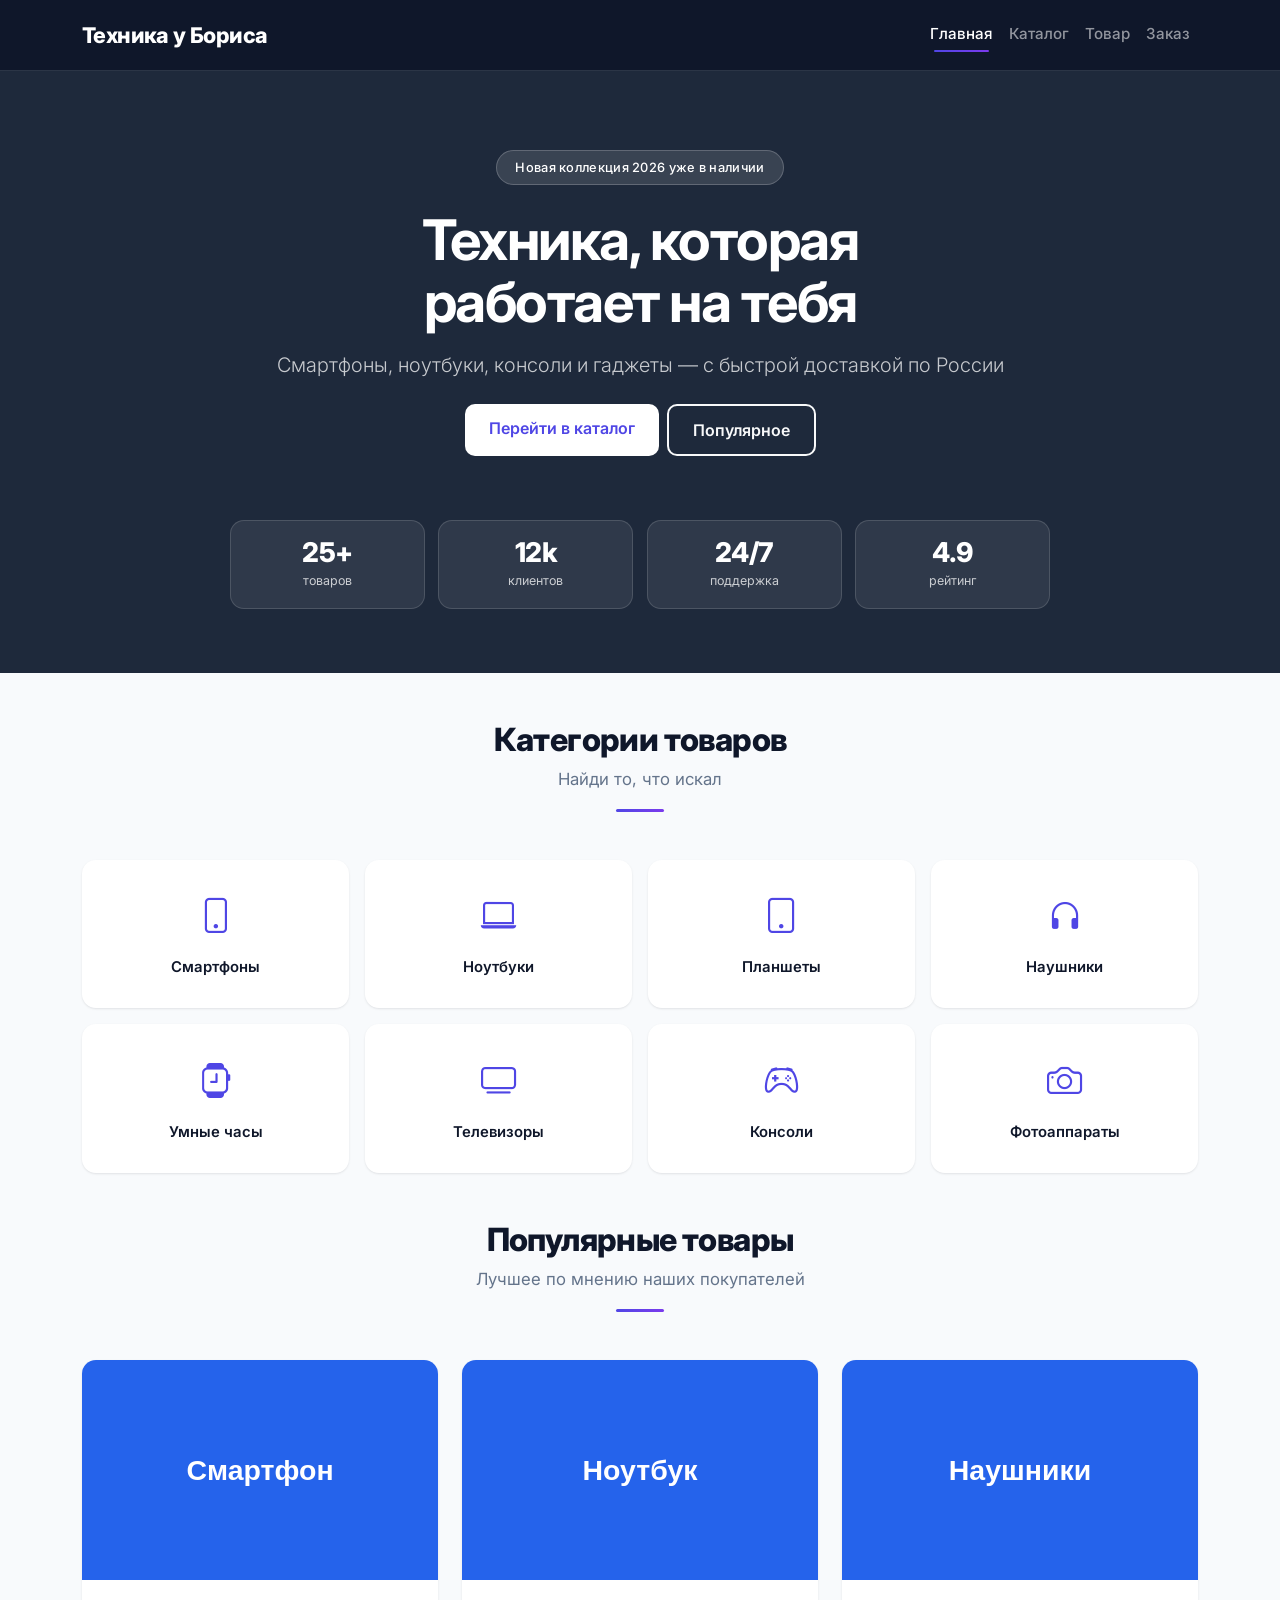
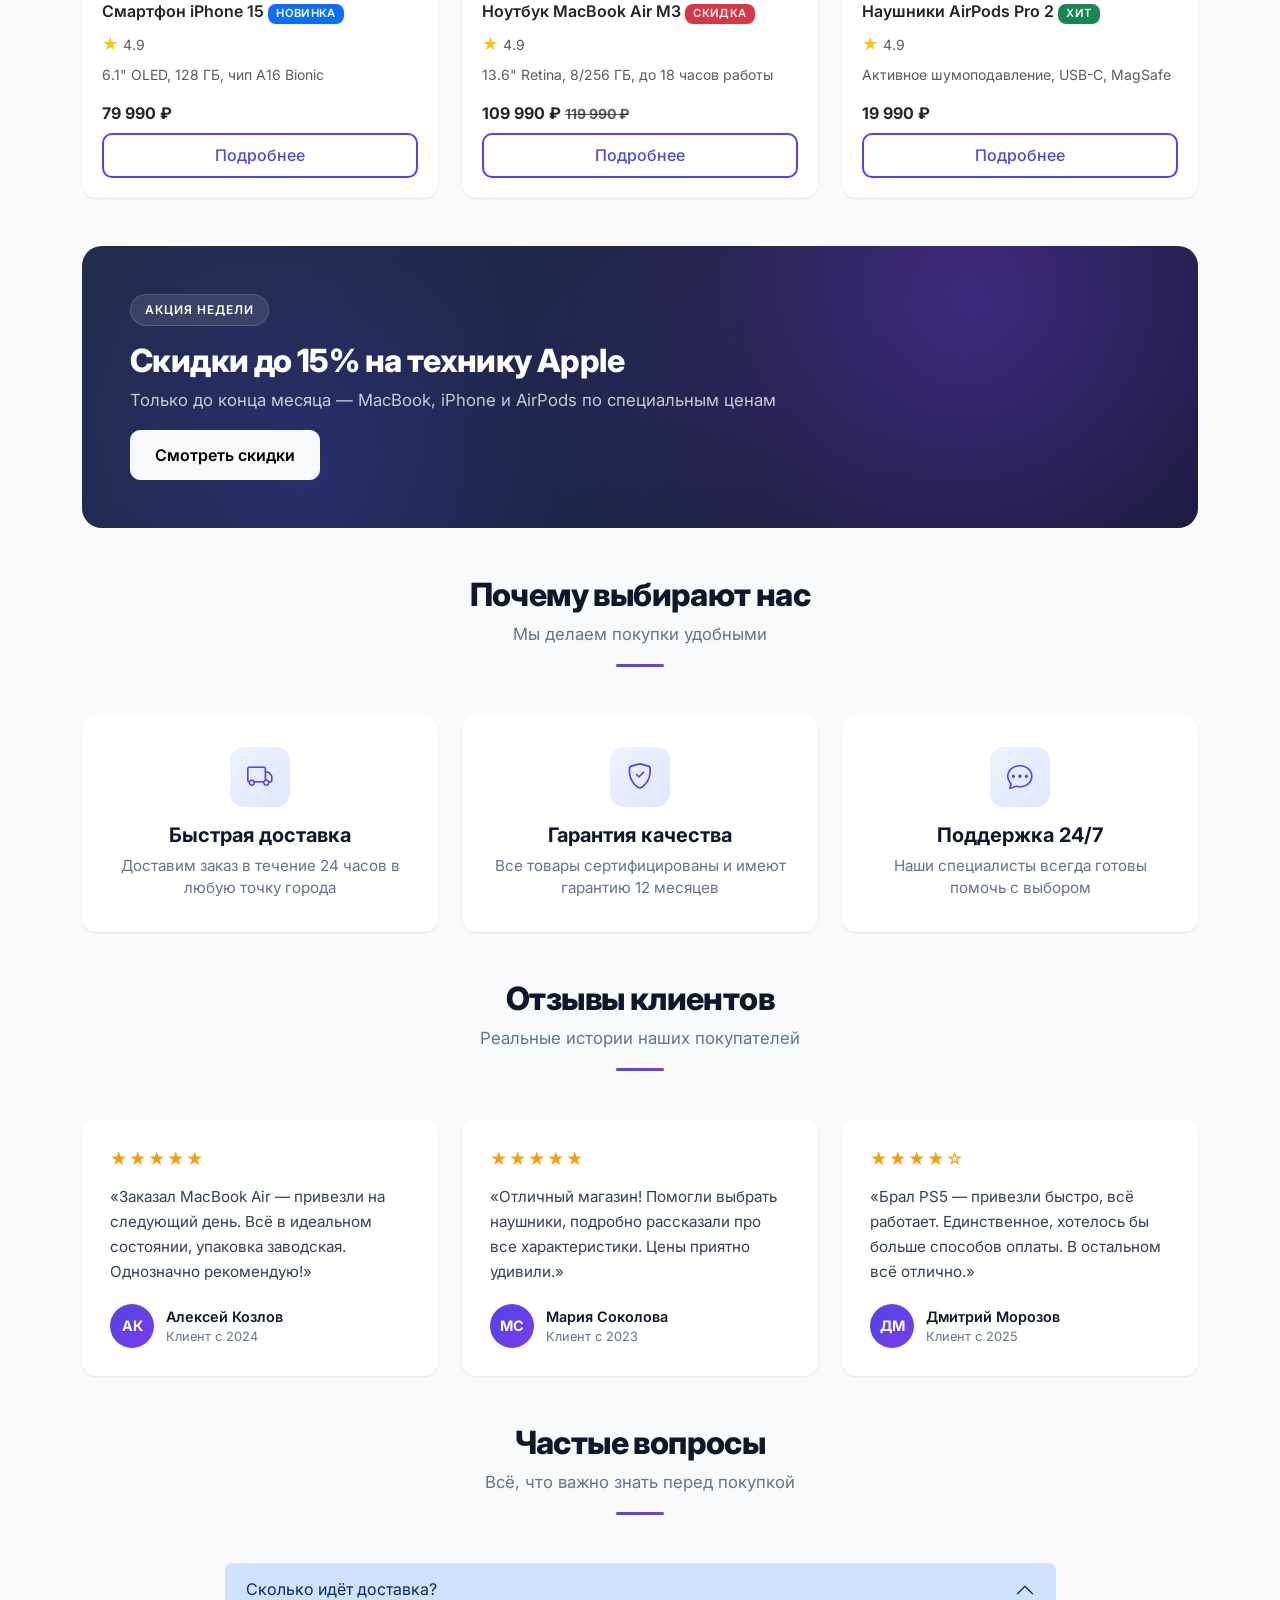
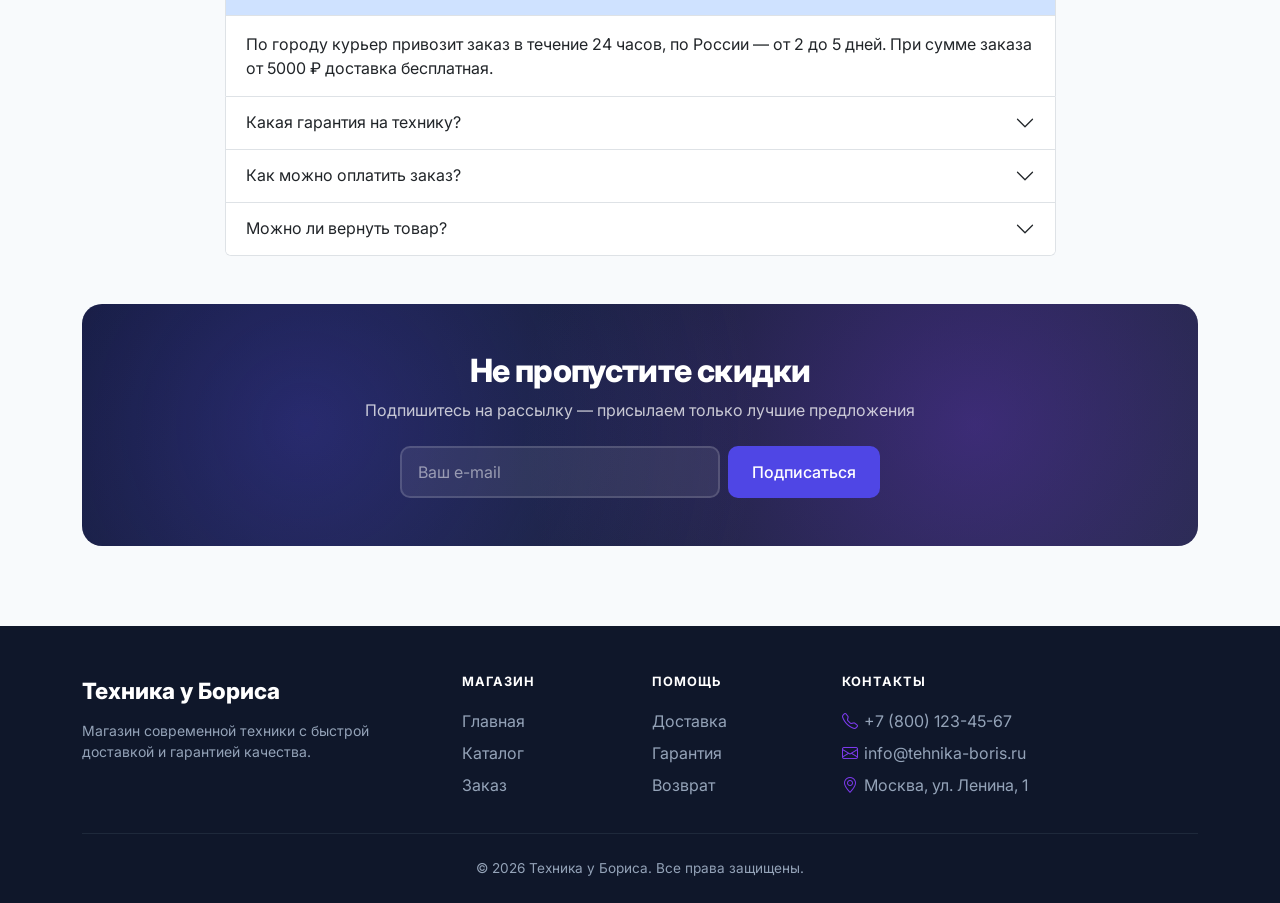
<file: index.html>
<!DOCTYPE html>
<html lang="ru">
<head>
  <meta charset="UTF-8">
  <meta name="viewport" content="width=device-width, initial-scale=1.0">
  <title>Техника у Бориса — Главная</title>
  <link rel="preconnect" href="https://fonts.googleapis.com">
  <link rel="preconnect" href="https://fonts.gstatic.com" crossorigin>
  <link href="https://fonts.googleapis.com/css2?family=Inter:wght@400;500;600;700;800&display=swap" rel="stylesheet">
  <link rel="stylesheet" href="vendor/bootstrap/css/bootstrap.min.css">
  <link rel="stylesheet" href="vendor/bootstrap-icons/bootstrap-icons.min.css">
  <link rel="stylesheet" href="css/custom.css">
</head>
<body>
  <nav class="navbar navbar-expand-lg navbar-dark sticky-top">
    <div class="container">
      <a class="navbar-brand" href="index.html">Техника у Бориса</a>
      <button class="navbar-toggler" type="button" data-bs-toggle="collapse" data-bs-target="#mainNav">
        <span class="navbar-toggler-icon"></span>
      </button>
      <div class="collapse navbar-collapse" id="mainNav">
        <ul class="navbar-nav ms-auto">
          <li class="nav-item"><a class="nav-link active" href="index.html">Главная</a></li>
          <li class="nav-item"><a class="nav-link" href="catalog.html">Каталог</a></li>
          <li class="nav-item"><a class="nav-link" href="product.html?id=1">Товар</a></li>
          <li class="nav-item"><a class="nav-link" href="order.html">Заказ</a></li>
        </ul>
      </div>
    </div>
  </nav>

  <header class="hero-section text-white text-center">
    <div class="container">
      <span class="hero-pill">Новая коллекция 2026 уже в наличии</span>
      <h1 class="display-4 fw-bold mb-3">Техника, которая<br>работает на тебя</h1>
      <p class="lead mb-4 opacity-75">Смартфоны, ноутбуки, консоли и гаджеты — с быстрой доставкой по России</p>
      <div class="d-flex flex-wrap gap-2 justify-content-center">
        <a href="catalog.html" class="btn btn-primary btn-lg px-4">Перейти в каталог</a>
        <a href="#popular" class="btn btn-outline-light btn-lg px-4">Популярное</a>
      </div>
      <div class="hero-stats">
        <div class="hero-stat"><div class="num">25+</div><div class="label">товаров</div></div>
        <div class="hero-stat"><div class="num">12k</div><div class="label">клиентов</div></div>
        <div class="hero-stat"><div class="num">24/7</div><div class="label">поддержка</div></div>
        <div class="hero-stat"><div class="num">4.9</div><div class="label">рейтинг</div></div>
      </div>
    </div>
  </header>

  <main class="container my-5">
    <section class="my-5 fade-up">
      <div class="section-title">
        <h2>Категории товаров</h2>
        <p>Найди то, что искал</p>
      </div>
      <div class="row g-3">
        <div class="col-6 col-md-4 col-lg-3"><a href="catalog.html?category=Смартфоны" class="category-card"><i class="bi bi-phone category-icon"></i><div class="category-name">Смартфоны</div></a></div>
        <div class="col-6 col-md-4 col-lg-3"><a href="catalog.html?category=Ноутбуки" class="category-card"><i class="bi bi-laptop category-icon"></i><div class="category-name">Ноутбуки</div></a></div>
        <div class="col-6 col-md-4 col-lg-3"><a href="catalog.html?category=Планшеты" class="category-card"><i class="bi bi-tablet category-icon"></i><div class="category-name">Планшеты</div></a></div>
        <div class="col-6 col-md-4 col-lg-3"><a href="catalog.html?category=Наушники" class="category-card"><i class="bi bi-headphones category-icon"></i><div class="category-name">Наушники</div></a></div>
        <div class="col-6 col-md-4 col-lg-3"><a href="catalog.html?category=Умные часы" class="category-card"><i class="bi bi-smartwatch category-icon"></i><div class="category-name">Умные часы</div></a></div>
        <div class="col-6 col-md-4 col-lg-3"><a href="catalog.html?category=Телевизоры" class="category-card"><i class="bi bi-tv category-icon"></i><div class="category-name">Телевизоры</div></a></div>
        <div class="col-6 col-md-4 col-lg-3"><a href="catalog.html?category=Игровые консоли" class="category-card"><i class="bi bi-controller category-icon"></i><div class="category-name">Консоли</div></a></div>
        <div class="col-6 col-md-4 col-lg-3"><a href="catalog.html?category=Фотоаппараты" class="category-card"><i class="bi bi-camera category-icon"></i><div class="category-name">Фотоаппараты</div></a></div>
      </div>
    </section>

    <section class="my-5 fade-up" id="popular">
      <div class="section-title">
        <h2>Популярные товары</h2>
        <p>Лучшее по мнению наших покупателей</p>
      </div>
      <div class="row g-4" id="popularGrid"></div>
    </section>

    <section class="my-5 fade-up">
      <div class="promo-banner">
        <span class="promo-badge">Акция недели</span>
        <h2>Скидки до 15% на технику Apple</h2>
        <p class="mb-0">Только до конца месяца — MacBook, iPhone и AirPods по специальным ценам</p>
        <a href="catalog.html" class="btn btn-light btn-lg mt-3 px-4 fw-semibold">Смотреть скидки</a>
      </div>
    </section>

    <section class="my-5 fade-up">
      <div class="section-title">
        <h2>Почему выбирают нас</h2>
        <p>Мы делаем покупки удобными</p>
      </div>
      <div class="row g-4">
        <div class="col-12 col-md-4">
          <div class="feature-card">
            <div class="feature-icon"><i class="bi bi-truck"></i></div>
            <h5>Быстрая доставка</h5>
            <p>Доставим заказ в течение 24 часов в любую точку города</p>
          </div>
        </div>
        <div class="col-12 col-md-4">
          <div class="feature-card">
            <div class="feature-icon"><i class="bi bi-shield-check"></i></div>
            <h5>Гарантия качества</h5>
            <p>Все товары сертифицированы и имеют гарантию 12 месяцев</p>
          </div>
        </div>
        <div class="col-12 col-md-4">
          <div class="feature-card">
            <div class="feature-icon"><i class="bi bi-chat-dots"></i></div>
            <h5>Поддержка 24/7</h5>
            <p>Наши специалисты всегда готовы помочь с выбором</p>
          </div>
        </div>
      </div>
    </section>

    <section class="my-5 fade-up">
      <div class="section-title">
        <h2>Отзывы клиентов</h2>
        <p>Реальные истории наших покупателей</p>
      </div>
      <div class="row g-4">
        <div class="col-12 col-md-4">
          <div class="review-card">
            <div class="review-stars">★★★★★</div>
            <p class="review-text">«Заказал MacBook Air — привезли на следующий день. Всё в идеальном состоянии, упаковка заводская. Однозначно рекомендую!»</p>
            <div class="review-author">
              <div class="review-avatar">АК</div>
              <div>
                <div class="review-name">Алексей Козлов</div>
                <div class="review-role">Клиент с 2024</div>
              </div>
            </div>
          </div>
        </div>
        <div class="col-12 col-md-4">
          <div class="review-card">
            <div class="review-stars">★★★★★</div>
            <p class="review-text">«Отличный магазин! Помогли выбрать наушники, подробно рассказали про все характеристики. Цены приятно удивили.»</p>
            <div class="review-author">
              <div class="review-avatar">МС</div>
              <div>
                <div class="review-name">Мария Соколова</div>
                <div class="review-role">Клиент с 2023</div>
              </div>
            </div>
          </div>
        </div>
        <div class="col-12 col-md-4">
          <div class="review-card">
            <div class="review-stars">★★★★☆</div>
            <p class="review-text">«Брал PS5 — привезли быстро, всё работает. Единственное, хотелось бы больше способов оплаты. В остальном всё отлично.»</p>
            <div class="review-author">
              <div class="review-avatar">ДМ</div>
              <div>
                <div class="review-name">Дмитрий Морозов</div>
                <div class="review-role">Клиент с 2025</div>
              </div>
            </div>
          </div>
        </div>
      </div>
    </section>

    <section class="my-5 fade-up" id="faq">
      <div class="section-title">
        <h2>Частые вопросы</h2>
        <p>Всё, что важно знать перед покупкой</p>
      </div>
      <div class="row g-4 justify-content-center">
        <div class="col-12 col-lg-9">
          <div class="accordion" id="faqAccordion">
            <div class="accordion-item">
              <h3 class="accordion-header">
                <button class="accordion-button" type="button" data-bs-toggle="collapse" data-bs-target="#faqDelivery" aria-expanded="true" aria-controls="faqDelivery">
                  Сколько идёт доставка?
                </button>
              </h3>
              <div id="faqDelivery" class="accordion-collapse collapse show" data-bs-parent="#faqAccordion">
                <div class="accordion-body">
                  По городу курьер привозит заказ в течение 24 часов, по России — от 2 до 5 дней. При сумме заказа от 5000 ₽ доставка бесплатная.
                </div>
              </div>
            </div>
            <div class="accordion-item">
              <h3 class="accordion-header">
                <button class="accordion-button collapsed" type="button" data-bs-toggle="collapse" data-bs-target="#faqWarranty" aria-expanded="false" aria-controls="faqWarranty">
                  Какая гарантия на технику?
                </button>
              </h3>
              <div id="faqWarranty" class="accordion-collapse collapse" data-bs-parent="#faqAccordion">
                <div class="accordion-body">
                  На все товары действует гарантия 12 месяцев с момента покупки. Она распространяется на заводские дефекты: мы бесплатно отремонтируем или заменим устройство.
                </div>
              </div>
            </div>
            <div class="accordion-item">
              <h3 class="accordion-header">
                <button class="accordion-button collapsed" type="button" data-bs-toggle="collapse" data-bs-target="#faqPayment" aria-expanded="false" aria-controls="faqPayment">
                  Как можно оплатить заказ?
                </button>
              </h3>
              <div id="faqPayment" class="accordion-collapse collapse" data-bs-parent="#faqAccordion">
                <div class="accordion-body">
                  Банковской картой онлайн, наличными или картой при получении, а также по счёту для юридических лиц. Все способы доступны после подтверждения заявки.
                </div>
              </div>
            </div>
            <div class="accordion-item">
              <h3 class="accordion-header">
                <button class="accordion-button collapsed" type="button" data-bs-toggle="collapse" data-bs-target="#faqReturn" aria-expanded="false" aria-controls="faqReturn">
                  Можно ли вернуть товар?
                </button>
              </h3>
              <div id="faqReturn" class="accordion-collapse collapse" data-bs-parent="#faqAccordion">
                <div class="accordion-body">
                  Да, в течение 14 дней с момента покупки при сохранении упаковки и заводских пломб. Деньги возвращаем на карту в течение 10 рабочих дней.
                </div>
              </div>
            </div>
          </div>
        </div>
      </div>
    </section>

    <section class="my-5 fade-up">
      <div class="cta-section">
        <h2>Не пропустите скидки</h2>
        <p class="opacity-75 mb-0">Подпишитесь на рассылку — присылаем только лучшие предложения</p>
        <form class="cta-form" onsubmit="event.preventDefault(); this.reset(); alert('Спасибо за подписку!');">
          <input type="email" class="form-control" placeholder="Ваш e-mail" required>
          <button type="submit" class="btn btn-primary px-4">Подписаться</button>
        </form>
      </div>
    </section>
  </main>

  <footer class="footer">
    <div class="container">
      <div class="row g-4">
        <div class="col-12 col-md-4">
          <div class="footer-brand">Техника у Бориса</div>
          <p class="small">Магазин современной техники с быстрой доставкой и гарантией качества.</p>
        </div>
        <div class="col-6 col-md-2">
          <h6>Магазин</h6>
          <a href="index.html">Главная</a>
          <a href="catalog.html">Каталог</a>
          <a href="order.html">Заказ</a>
        </div>
        <div class="col-6 col-md-2">
          <h6>Помощь</h6>
          <a href="#">Доставка</a>
          <a href="#">Гарантия</a>
          <a href="#">Возврат</a>
        </div>
        <div class="col-12 col-md-4">
          <h6>Контакты</h6>
          <a href="tel:+78001234567"><i class="bi bi-telephone"></i>+7 (800) 123-45-67</a>
          <a href="mailto:info@tehnika-boris.ru"><i class="bi bi-envelope"></i>info@tehnika-boris.ru</a>
          <a href="#"><i class="bi bi-geo-alt"></i>Москва, ул. Ленина, 1</a>
        </div>
      </div>
      <div class="footer-bottom">© 2026 Техника у Бориса. Все права защищены.</div>
    </div>
  </footer>

  <div class="modal fade" id="orderModal" tabindex="-1">
    <div class="modal-dialog">
      <div class="modal-content">
        <form data-modal-form>
          <div class="modal-header">
            <h5 class="modal-title">Заявка на консультацию</h5>
            <button type="button" class="btn-close" data-bs-dismiss="modal"></button>
          </div>
          <div class="modal-body">
            <div class="mb-3">
              <label for="modalName" class="form-label">Имя</label>
              <input type="text" class="form-control" id="modalName" name="name" required>
            </div>
            <div class="mb-3">
              <label for="modalEmail" class="form-label">E-mail</label>
              <input type="email" class="form-control" id="modalEmail" name="email" required>
            </div>
            <div class="mb-3">
              <label for="modalPhone" class="form-label">Телефон</label>
              <input type="tel" class="form-control" id="modalPhone" name="phone" required>
            </div>
            <div class="mb-3">
              <label for="modalProductSelect" class="form-label">Товар</label>
              <select class="form-select" id="modalProductSelect" name="product"></select>
            </div>
            <div class="mb-3">
              <label for="modalComment" class="form-label">Комментарий</label>
              <textarea class="form-control" id="modalComment" name="comment" rows="2"></textarea>
            </div>
            <div class="form-check mb-2">
              <input class="form-check-input" type="checkbox" id="modalAgree" name="agree" required>
              <label class="form-check-label" for="modalAgree">Согласен на обработку данных</label>
            </div>
          </div>
          <div class="modal-footer">
            <button type="button" class="btn btn-secondary" data-bs-dismiss="modal">Отмена</button>
            <button type="submit" class="btn btn-primary">Отправить</button>
          </div>
        </form>
      </div>
    </div>
  </div>

  <script src="vendor/bootstrap/js/bootstrap.bundle.min.js"></script>
  <script src="js/app.js"></script>
</body>
</html>
</file>
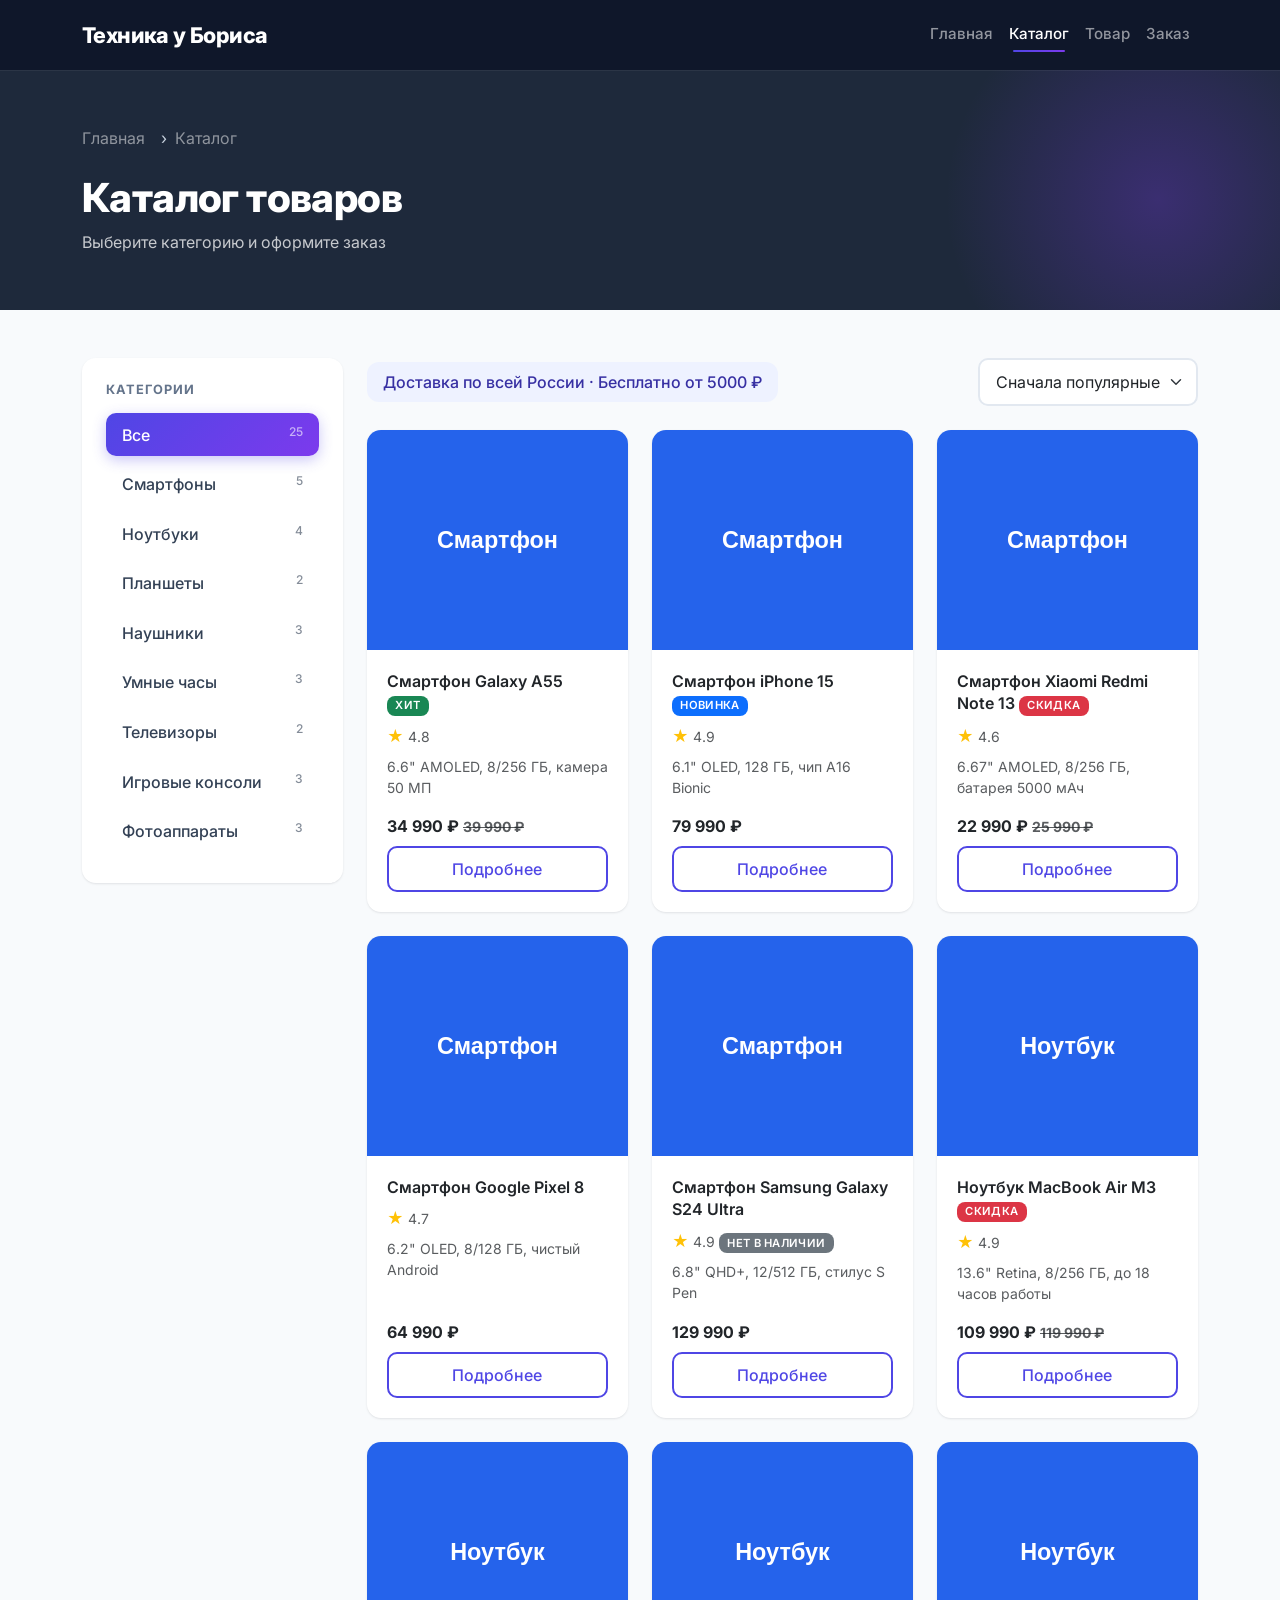
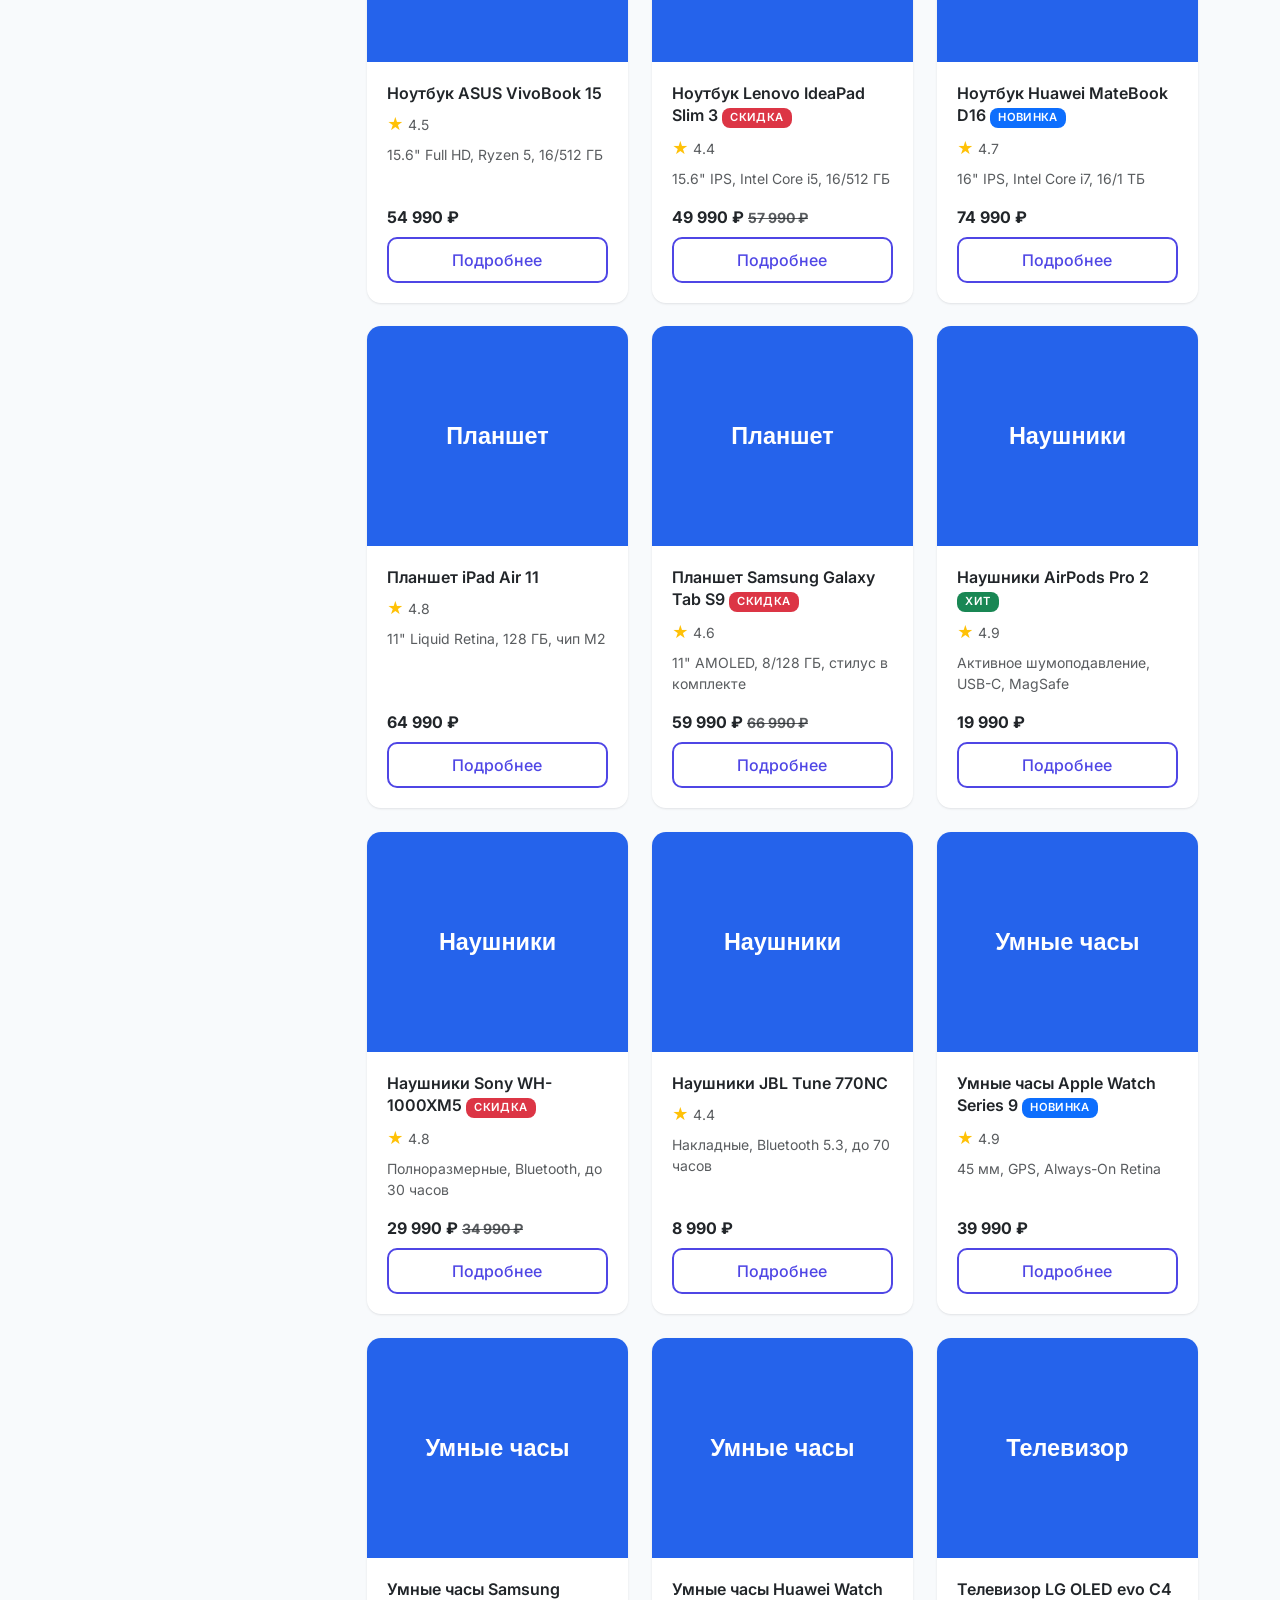
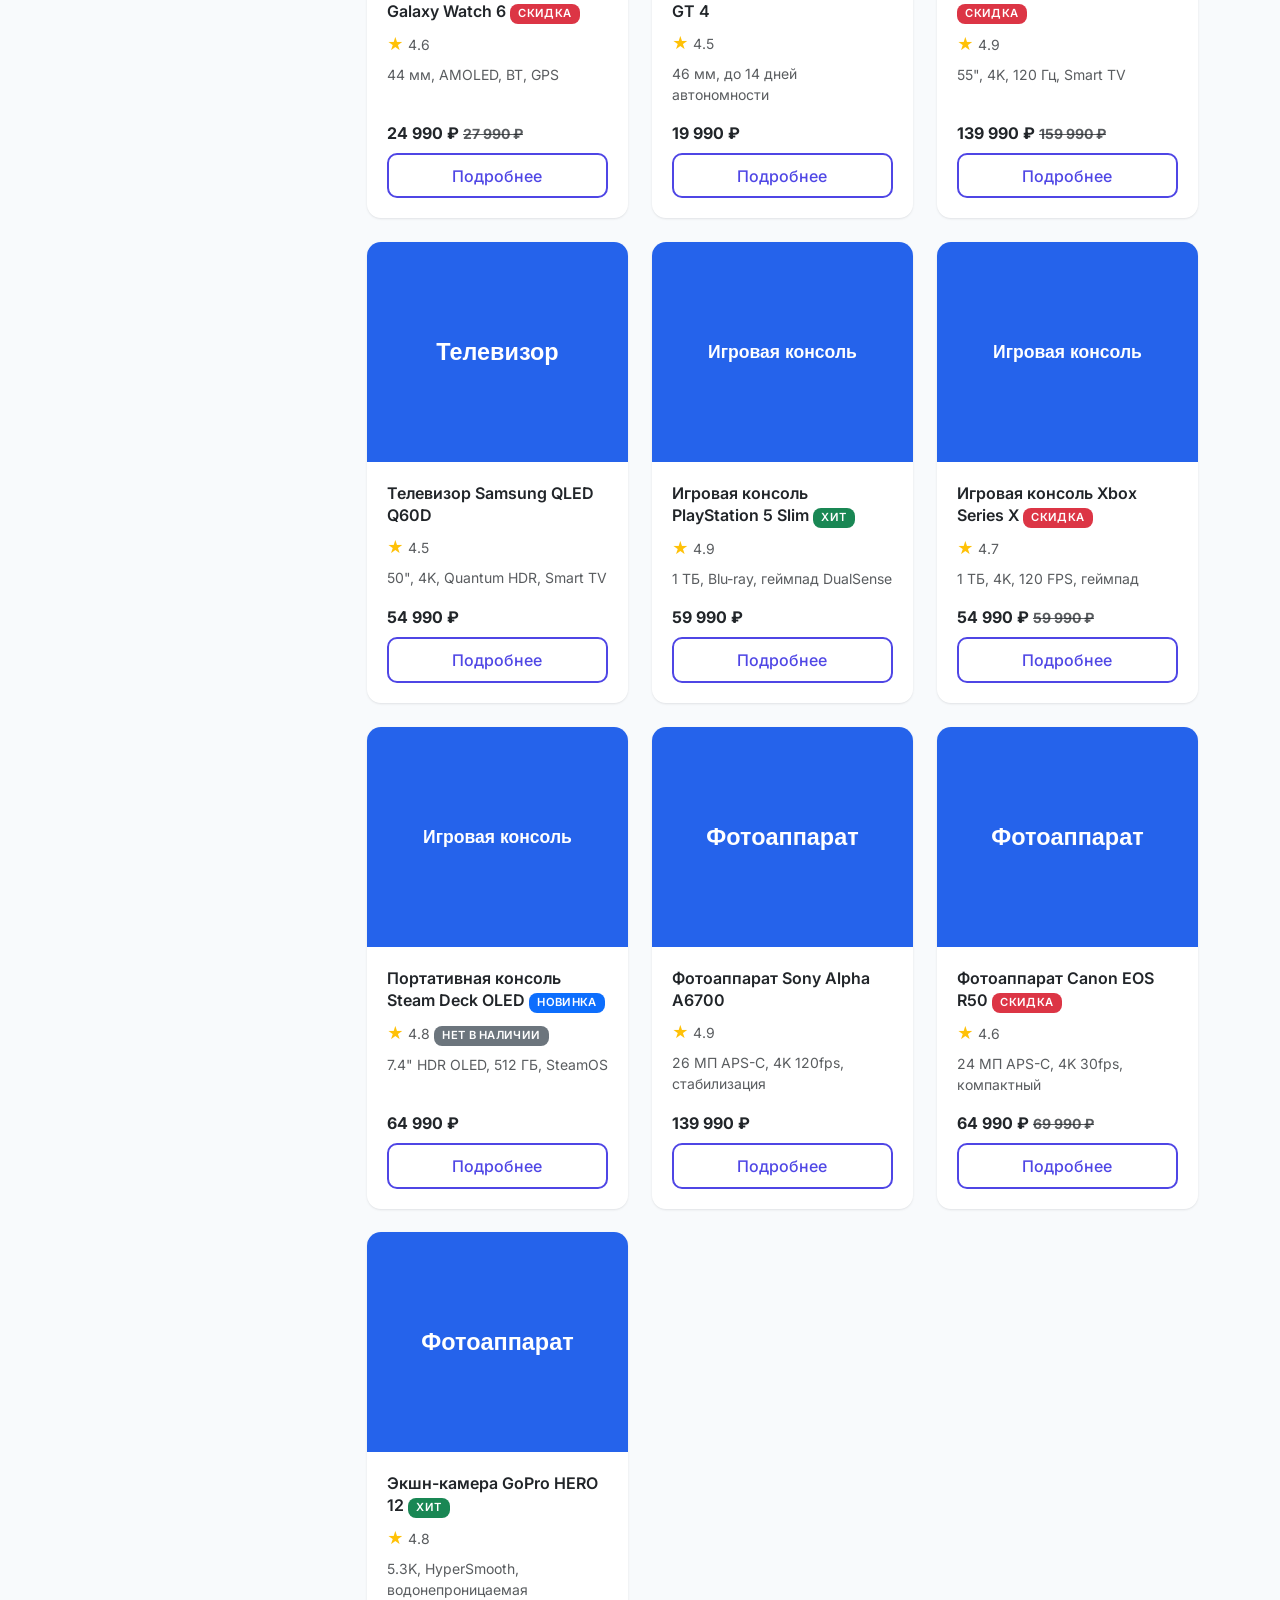
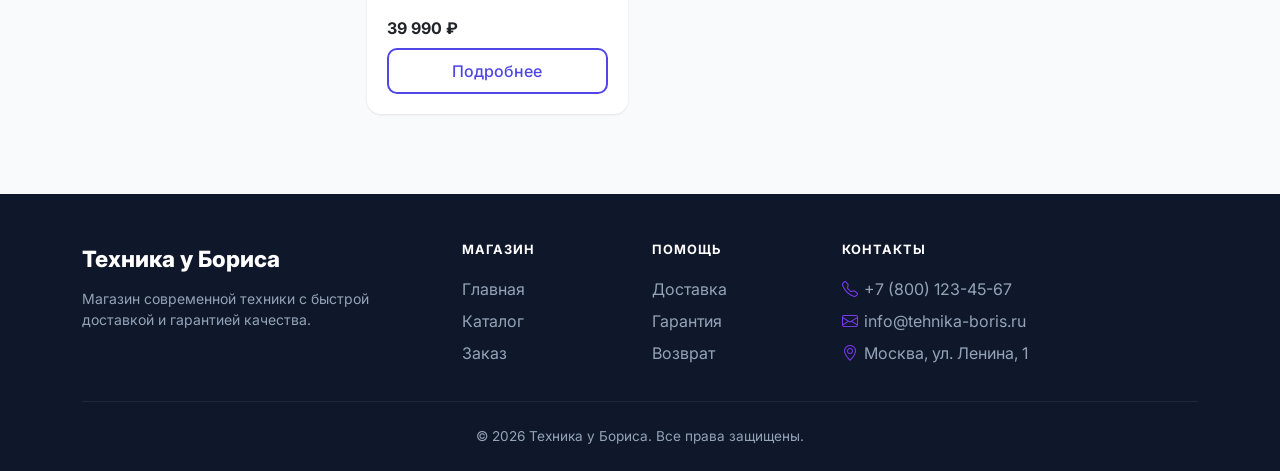
<file: catalog.html>
<!DOCTYPE html>
<html lang="ru">
<head>
  <meta charset="UTF-8">
  <meta name="viewport" content="width=device-width, initial-scale=1.0">
  <title>Техника у Бориса — Каталог</title>
  <link rel="preconnect" href="https://fonts.googleapis.com">
  <link rel="preconnect" href="https://fonts.gstatic.com" crossorigin>
  <link href="https://fonts.googleapis.com/css2?family=Inter:wght@400;500;600;700;800&display=swap" rel="stylesheet">
  <link rel="stylesheet" href="vendor/bootstrap/css/bootstrap.min.css">
  <link rel="stylesheet" href="vendor/bootstrap-icons/bootstrap-icons.min.css">
  <link rel="stylesheet" href="css/custom.css">
</head>
<body>
  <nav class="navbar navbar-expand-lg navbar-dark sticky-top">
    <div class="container">
      <a class="navbar-brand" href="index.html">Техника у Бориса</a>
      <button class="navbar-toggler" type="button" data-bs-toggle="collapse" data-bs-target="#mainNav">
        <span class="navbar-toggler-icon"></span>
      </button>
      <div class="collapse navbar-collapse" id="mainNav">
        <ul class="navbar-nav ms-auto">
          <li class="nav-item"><a class="nav-link" href="index.html">Главная</a></li>
          <li class="nav-item"><a class="nav-link active" href="catalog.html">Каталог</a></li>
          <li class="nav-item"><a class="nav-link" href="product.html?id=1">Товар</a></li>
          <li class="nav-item"><a class="nav-link" href="order.html">Заказ</a></li>
        </ul>
      </div>
    </div>
  </nav>

  <header class="page-header">
    <div class="container">
      <nav aria-label="breadcrumb">
        <ol class="breadcrumb">
          <li class="breadcrumb-item"><a href="index.html" class="text-white-50">Главная</a></li>
          <li class="breadcrumb-item text-white-50 active">Каталог</li>
        </ol>
      </nav>
      <h1>Каталог товаров</h1>
      <p>Выберите категорию и оформите заказ</p>
    </div>
  </header>

  <main class="container my-5">
    <div class="row g-4">
      <aside class="col-12 col-lg-3">
        <div class="catalog-sidebar">
          <h5>Категории</h5>
          <ul class="filter-list" id="categoryFilters"></ul>
        </div>
      </aside>

      <div class="col-12 col-lg-9">
        <div class="d-flex justify-content-between align-items-center flex-wrap gap-3 mb-4">
          <div class="alert alert-info mb-0 py-2 px-3">Доставка по всей России · Бесплатно от 5000 ₽</div>
          <select class="form-select w-auto" id="sortSelect" style="min-width: 220px;">
            <option value="default">Сначала популярные</option>
            <option value="price-asc">Цена: по возрастанию</option>
            <option value="price-desc">Цена: по убыванию</option>
            <option value="rating">По рейтингу</option>
            <option value="new">Сначала новые</option>
          </select>
        </div>

        <div class="row g-4" id="catalogGrid"></div>
      </div>
    </div>
  </main>

  <footer class="footer">
    <div class="container">
      <div class="row g-4">
        <div class="col-12 col-md-4">
          <div class="footer-brand">Техника у Бориса</div>
          <p class="small">Магазин современной техники с быстрой доставкой и гарантией качества.</p>
        </div>
        <div class="col-6 col-md-2">
          <h6>Магазин</h6>
          <a href="index.html">Главная</a>
          <a href="catalog.html">Каталог</a>
          <a href="order.html">Заказ</a>
        </div>
        <div class="col-6 col-md-2">
          <h6>Помощь</h6>
          <a href="#">Доставка</a>
          <a href="#">Гарантия</a>
          <a href="#">Возврат</a>
        </div>
        <div class="col-12 col-md-4">
          <h6>Контакты</h6>
          <a href="tel:+78001234567"><i class="bi bi-telephone"></i>+7 (800) 123-45-67</a>
          <a href="mailto:info@tehnika-boris.ru"><i class="bi bi-envelope"></i>info@tehnika-boris.ru</a>
          <a href="#"><i class="bi bi-geo-alt"></i>Москва, ул. Ленина, 1</a>
        </div>
      </div>
      <div class="footer-bottom">© 2026 Техника у Бориса. Все права защищены.</div>
    </div>
  </footer>

  <script src="vendor/bootstrap/js/bootstrap.bundle.min.js"></script>
  <script src="js/app.js"></script>
</body>
</html>
</file>
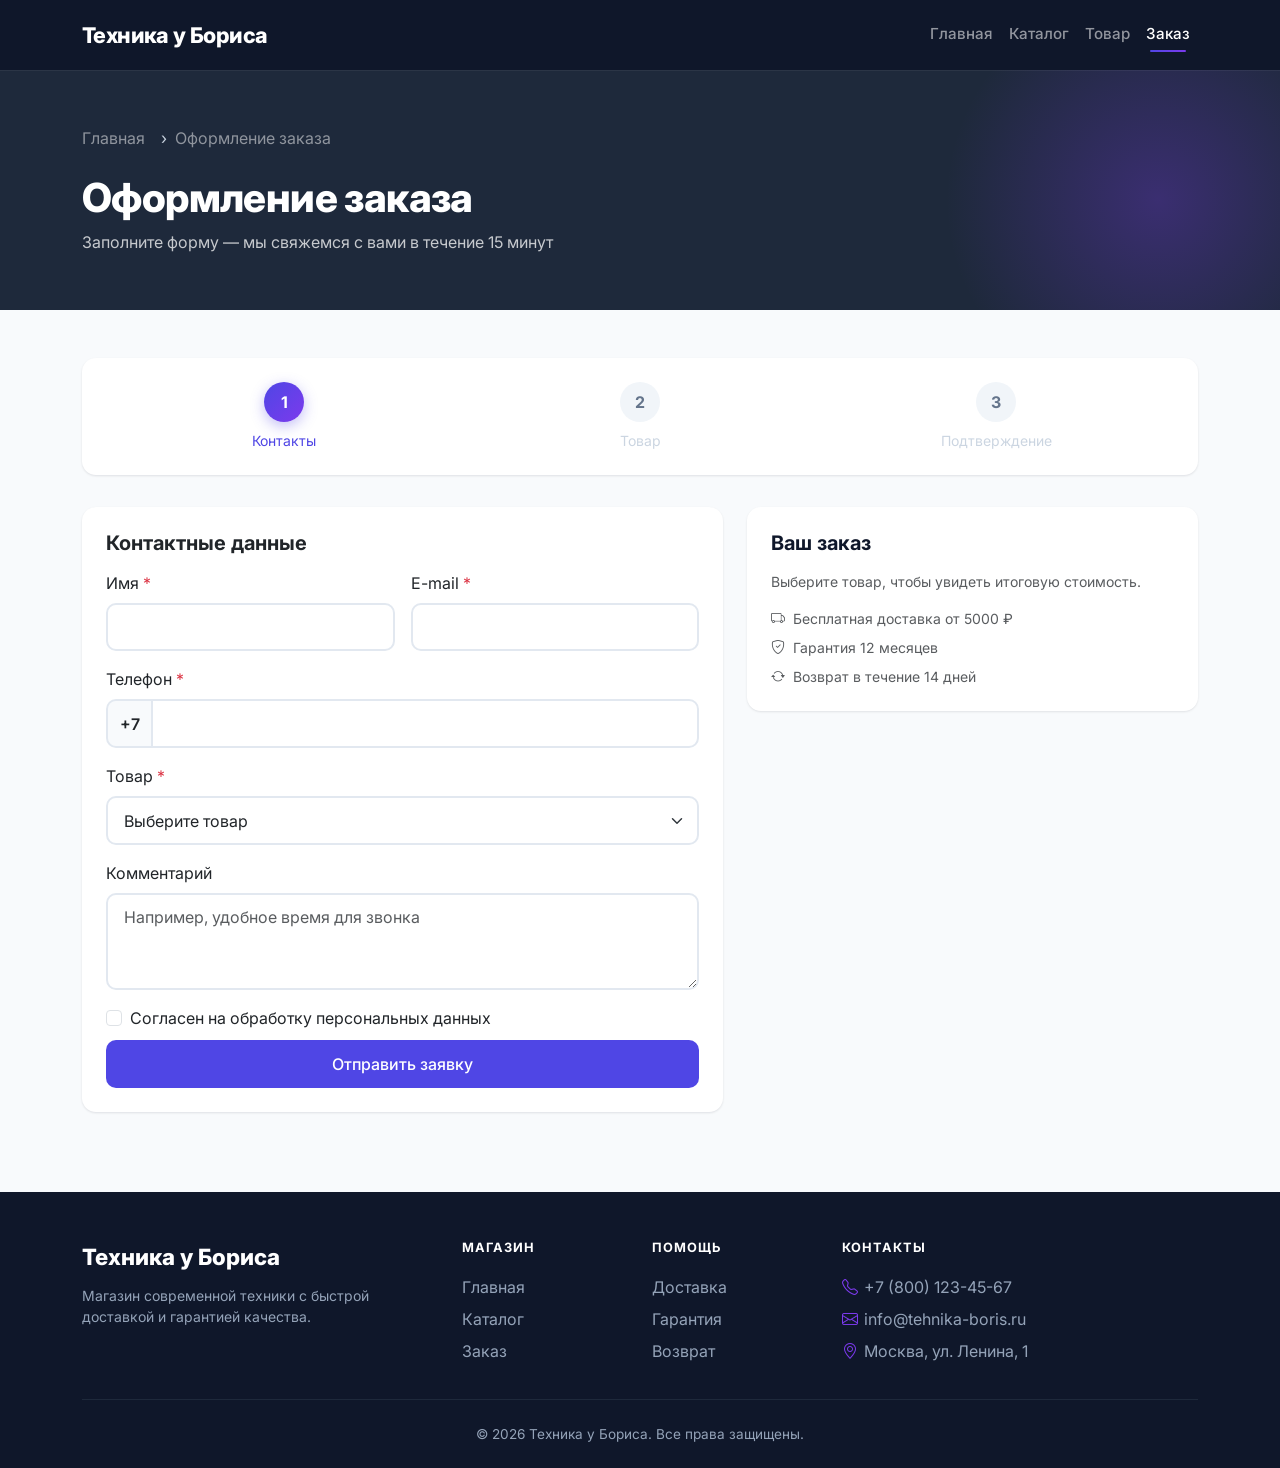
<file: order.html>
<!DOCTYPE html>
<html lang="ru">
<head>
  <meta charset="UTF-8">
  <meta name="viewport" content="width=device-width, initial-scale=1.0">
  <title>Техника у Бориса — Оформление заказа</title>
  <link rel="preconnect" href="https://fonts.googleapis.com">
  <link rel="preconnect" href="https://fonts.gstatic.com" crossorigin>
  <link href="https://fonts.googleapis.com/css2?family=Inter:wght@400;500;600;700;800&display=swap" rel="stylesheet">
  <link rel="stylesheet" href="vendor/bootstrap/css/bootstrap.min.css">
  <link rel="stylesheet" href="vendor/bootstrap-icons/bootstrap-icons.min.css">
  <link rel="stylesheet" href="css/custom.css">
</head>
<body>
  <nav class="navbar navbar-expand-lg navbar-dark sticky-top">
    <div class="container">
      <a class="navbar-brand" href="index.html">Техника у Бориса</a>
      <button class="navbar-toggler" type="button" data-bs-toggle="collapse" data-bs-target="#mainNav">
        <span class="navbar-toggler-icon"></span>
      </button>
      <div class="collapse navbar-collapse" id="mainNav">
        <ul class="navbar-nav ms-auto">
          <li class="nav-item"><a class="nav-link" href="index.html">Главная</a></li>
          <li class="nav-item"><a class="nav-link" href="catalog.html">Каталог</a></li>
          <li class="nav-item"><a class="nav-link" href="product.html?id=1">Товар</a></li>
          <li class="nav-item"><a class="nav-link active" href="order.html">Заказ</a></li>
        </ul>
      </div>
    </div>
  </nav>

  <header class="page-header">
    <div class="container">
      <nav aria-label="breadcrumb">
        <ol class="breadcrumb">
          <li class="breadcrumb-item"><a href="index.html" class="text-white-50">Главная</a></li>
          <li class="breadcrumb-item text-white-50 active">Оформление заказа</li>
        </ol>
      </nav>
      <h1>Оформление заказа</h1>
      <p>Заполните форму — мы свяжемся с вами в течение 15 минут</p>
    </div>
  </header>

  <main class="container my-5">
    <div class="order-steps">
      <div class="order-step active"><div class="order-step-num">1</div><div class="small">Контакты</div></div>
      <div class="order-step"><div class="order-step-num">2</div><div class="small">Товар</div></div>
      <div class="order-step"><div class="order-step-num">3</div><div class="small">Подтверждение</div></div>
    </div>

    <div class="alert alert-success d-none" id="successAlert" role="alert">
      Спасибо! Ваша заявка отправлена. Мы скоро свяжемся с вами.
    </div>
    <div class="alert alert-danger d-none" id="errorAlert" role="alert">
      Не удалось отправить заявку. Попробуйте ещё раз или свяжитесь с нами по телефону.
    </div>

    <div class="row g-4">
      <div class="col-12 col-lg-7">
        <form id="orderForm" class="card border-0 shadow-sm p-4" novalidate>
          <h5 class="fw-bold mb-3">Контактные данные</h5>
          <div class="row g-3">
            <div class="col-12 col-md-6">
              <label for="orderName" class="form-label">Имя <span class="text-danger">*</span></label>
              <input type="text" class="form-control" id="orderName" name="name" required>
            </div>
            <div class="col-12 col-md-6">
              <label for="orderEmail" class="form-label">E-mail <span class="text-danger">*</span></label>
              <input type="email" class="form-control" id="orderEmail" name="email" required>
            </div>
            <div class="col-12">
              <label for="orderPhone" class="form-label">Телефон <span class="text-danger">*</span></label>
              <div class="input-group">
                <span class="input-group-text">+7</span>
                <input type="tel" class="form-control" id="orderPhone" name="phone" required>
              </div>
            </div>
            <div class="col-12">
              <label for="orderProductSelect" class="form-label">Товар <span class="text-danger">*</span></label>
              <select class="form-select" id="orderProductSelect" name="product" required></select>
            </div>
            <div class="col-12">
              <label for="orderComment" class="form-label">Комментарий</label>
              <textarea class="form-control" id="orderComment" name="comment" rows="3" placeholder="Например, удобное время для звонка"></textarea>
            </div>
            <div class="col-12">
              <div class="form-check">
                <input class="form-check-input" type="checkbox" id="orderAgree" name="agree" required>
                <label class="form-check-label" for="orderAgree">Согласен на обработку персональных данных</label>
              </div>
            </div>
            <div class="col-12 mt-2">
              <button type="submit" class="btn btn-primary btn-lg w-100">Отправить заявку</button>
            </div>
          </div>
        </form>
      </div>

      <div class="col-12 col-lg-5">
        <div class="order-summary">
          <h5>Ваш заказ</h5>
          <div id="orderSummaryBody"></div>
          <div class="mt-3">
            <div class="d-flex align-items-center gap-2 mb-2 text-muted small"><i class="bi bi-truck"></i><span>Бесплатная доставка от 5000 ₽</span></div>
            <div class="d-flex align-items-center gap-2 mb-2 text-muted small"><i class="bi bi-shield-check"></i><span>Гарантия 12 месяцев</span></div>
            <div class="d-flex align-items-center gap-2 text-muted small"><i class="bi bi-arrow-repeat"></i><span>Возврат в течение 14 дней</span></div>
          </div>
        </div>
      </div>
    </div>
  </main>

  <footer class="footer">
    <div class="container">
      <div class="row g-4">
        <div class="col-12 col-md-4">
          <div class="footer-brand">Техника у Бориса</div>
          <p class="small">Магазин современной техники с быстрой доставкой и гарантией качества.</p>
        </div>
        <div class="col-6 col-md-2">
          <h6>Магазин</h6>
          <a href="index.html">Главная</a>
          <a href="catalog.html">Каталог</a>
          <a href="order.html">Заказ</a>
        </div>
        <div class="col-6 col-md-2">
          <h6>Помощь</h6>
          <a href="#">Доставка</a>
          <a href="#">Гарантия</a>
          <a href="#">Возврат</a>
        </div>
        <div class="col-12 col-md-4">
          <h6>Контакты</h6>
          <a href="tel:+78001234567"><i class="bi bi-telephone"></i>+7 (800) 123-45-67</a>
          <a href="mailto:info@tehnika-boris.ru"><i class="bi bi-envelope"></i>info@tehnika-boris.ru</a>
          <a href="#"><i class="bi bi-geo-alt"></i>Москва, ул. Ленина, 1</a>
        </div>
      </div>
      <div class="footer-bottom">© 2026 Техника у Бориса. Все права защищены.</div>
    </div>
  </footer>

  <script src="vendor/bootstrap/js/bootstrap.bundle.min.js"></script>
  <script src="js/app.js"></script>
</body>
</html>
</file>
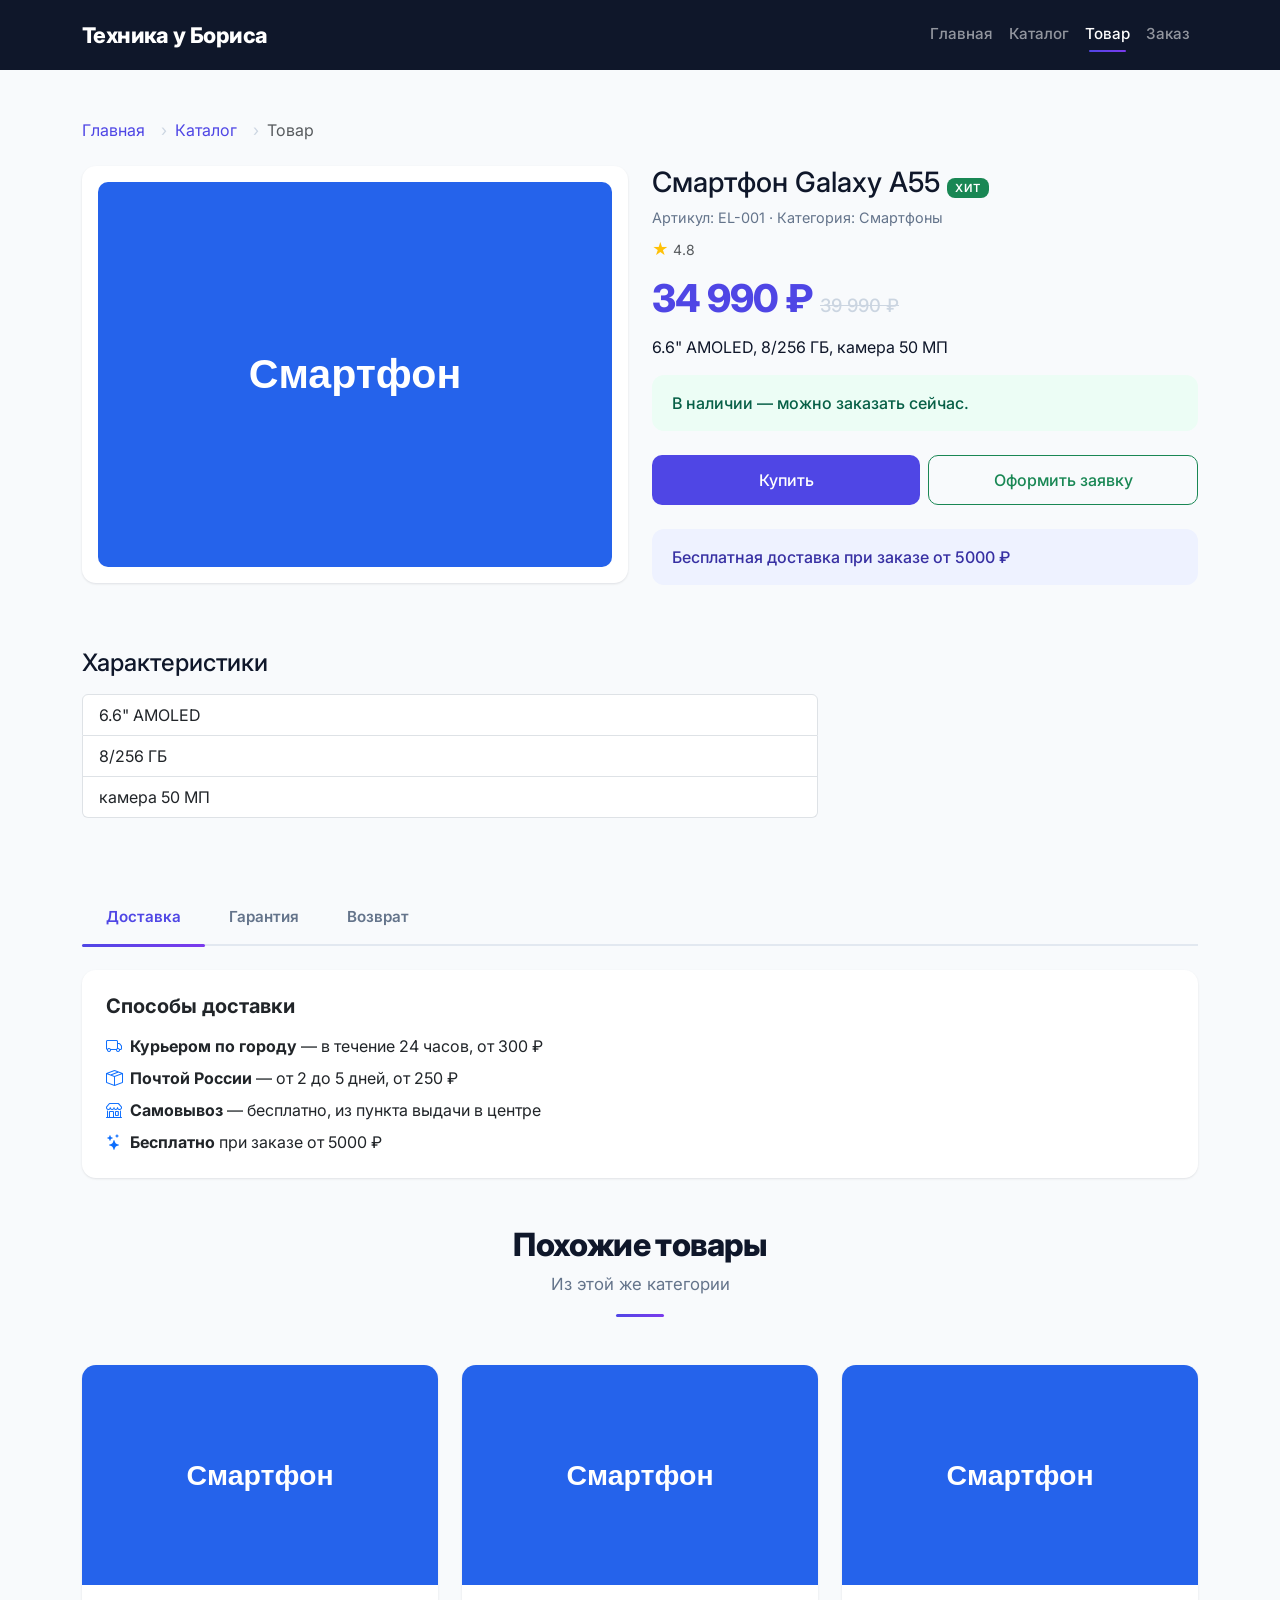
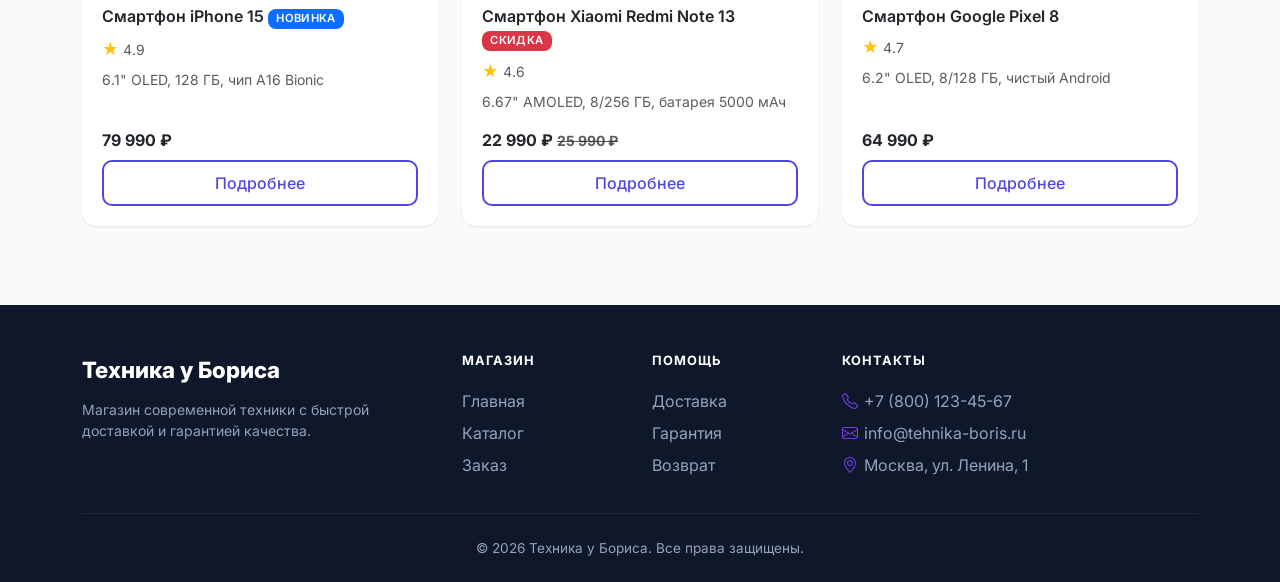
<file: product.html>
<!DOCTYPE html>
<html lang="ru">
<head>
  <meta charset="UTF-8">
  <meta name="viewport" content="width=device-width, initial-scale=1.0">
  <title>Техника у Бориса — Товар</title>
  <link rel="preconnect" href="https://fonts.googleapis.com">
  <link rel="preconnect" href="https://fonts.gstatic.com" crossorigin>
  <link href="https://fonts.googleapis.com/css2?family=Inter:wght@400;500;600;700;800&display=swap" rel="stylesheet">
  <link rel="stylesheet" href="vendor/bootstrap/css/bootstrap.min.css">
  <link rel="stylesheet" href="vendor/bootstrap-icons/bootstrap-icons.min.css">
  <link rel="stylesheet" href="css/custom.css">
</head>
<body>
  <nav class="navbar navbar-expand-lg navbar-dark sticky-top">
    <div class="container">
      <a class="navbar-brand" href="index.html">Техника у Бориса</a>
      <button class="navbar-toggler" type="button" data-bs-toggle="collapse" data-bs-target="#mainNav">
        <span class="navbar-toggler-icon"></span>
      </button>
      <div class="collapse navbar-collapse" id="mainNav">
        <ul class="navbar-nav ms-auto">
          <li class="nav-item"><a class="nav-link" href="index.html">Главная</a></li>
          <li class="nav-item"><a class="nav-link" href="catalog.html">Каталог</a></li>
          <li class="nav-item"><a class="nav-link active" href="product.html?id=1">Товар</a></li>
          <li class="nav-item"><a class="nav-link" href="order.html">Заказ</a></li>
        </ul>
      </div>
    </div>
  </nav>

  <main class="container my-5">
    <nav aria-label="breadcrumb">
      <ol class="breadcrumb">
        <li class="breadcrumb-item"><a href="index.html">Главная</a></li>
        <li class="breadcrumb-item"><a href="catalog.html">Каталог</a></li>
        <li class="breadcrumb-item active">Товар</li>
      </ol>
    </nav>

    <div id="productDetail"></div>

    <section class="mt-5 fade-up">
      <ul class="nav nav-tabs" role="tablist">
        <li class="nav-item"><button class="nav-link active" data-bs-toggle="tab" data-bs-target="#tabDelivery" type="button">Доставка</button></li>
        <li class="nav-item"><button class="nav-link" data-bs-toggle="tab" data-bs-target="#tabWarranty" type="button">Гарантия</button></li>
        <li class="nav-item"><button class="nav-link" data-bs-toggle="tab" data-bs-target="#tabReturn" type="button">Возврат</button></li>
      </ul>
      <div class="tab-content pt-4">
        <div class="tab-pane fade show active" id="tabDelivery">
          <div class="card p-4 border-0 shadow-sm">
            <h5 class="fw-bold mb-3">Способы доставки</h5>
            <ul class="list-unstyled mb-0">
              <li class="mb-2"><i class="bi bi-truck text-primary me-2"></i><strong>Курьером по городу</strong> — в течение 24 часов, от 300 ₽</li>
              <li class="mb-2"><i class="bi bi-box-seam text-primary me-2"></i><strong>Почтой России</strong> — от 2 до 5 дней, от 250 ₽</li>
              <li class="mb-2"><i class="bi bi-shop text-primary me-2"></i><strong>Самовывоз</strong> — бесплатно, из пункта выдачи в центре</li>
              <li><i class="bi bi-stars text-primary me-2"></i><strong>Бесплатно</strong> при заказе от 5000 ₽</li>
            </ul>
          </div>
        </div>
        <div class="tab-pane fade" id="tabWarranty">
          <div class="card p-4 border-0 shadow-sm">
            <h5 class="fw-bold mb-3">Гарантийные обязательства</h5>
            <p>На все товары предоставляется <strong>гарантия 12 месяцев</strong> с момента покупки.</p>
            <p class="mb-0">Гарантия распространяется на заводские дефекты и не покрывает механические повреждения. При обнаружении дефекта — бесплатный ремонт или замена товара.</p>
          </div>
        </div>
        <div class="tab-pane fade" id="tabReturn">
          <div class="card p-4 border-0 shadow-sm">
            <h5 class="fw-bold mb-3">Условия возврата</h5>
            <p>Возврат товара надлежащего качества возможен в течение <strong>14 дней</strong> при сохранении упаковки и заводских пломб.</p>
            <p class="mb-0">Возврат денежных средств происходит в течение 10 рабочих дней после приёма товара.</p>
          </div>
        </div>
      </div>
    </section>

    <section class="mt-5 fade-up">
      <div class="section-title">
        <h2>Похожие товары</h2>
        <p>Из этой же категории</p>
      </div>
      <div class="row g-4" id="relatedGrid"></div>
    </section>
  </main>

  <footer class="footer">
    <div class="container">
      <div class="row g-4">
        <div class="col-12 col-md-4">
          <div class="footer-brand">Техника у Бориса</div>
          <p class="small">Магазин современной техники с быстрой доставкой и гарантией качества.</p>
        </div>
        <div class="col-6 col-md-2">
          <h6>Магазин</h6>
          <a href="index.html">Главная</a>
          <a href="catalog.html">Каталог</a>
          <a href="order.html">Заказ</a>
        </div>
        <div class="col-6 col-md-2">
          <h6>Помощь</h6>
          <a href="#">Доставка</a>
          <a href="#">Гарантия</a>
          <a href="#">Возврат</a>
        </div>
        <div class="col-12 col-md-4">
          <h6>Контакты</h6>
          <a href="tel:+78001234567"><i class="bi bi-telephone"></i>+7 (800) 123-45-67</a>
          <a href="mailto:info@tehnika-boris.ru"><i class="bi bi-envelope"></i>info@tehnika-boris.ru</a>
          <a href="#"><i class="bi bi-geo-alt"></i>Москва, ул. Ленина, 1</a>
        </div>
      </div>
      <div class="footer-bottom">© 2026 Техника у Бориса. Все права защищены.</div>
    </div>
  </footer>

  <div class="modal fade" id="orderModal" tabindex="-1">
    <div class="modal-dialog">
      <div class="modal-content">
        <form data-modal-form>
          <div class="modal-header">
            <h5 class="modal-title">Купить товар</h5>
            <button type="button" class="btn-close" data-bs-dismiss="modal"></button>
          </div>
          <div class="modal-body">
            <div class="mb-3">
              <label for="modalName" class="form-label">Имя</label>
              <input type="text" class="form-control" id="modalName" name="name" required>
            </div>
            <div class="mb-3">
              <label for="modalEmail" class="form-label">E-mail</label>
              <input type="email" class="form-control" id="modalEmail" name="email" required>
            </div>
            <div class="mb-3">
              <label for="modalPhone" class="form-label">Телефон</label>
              <input type="tel" class="form-control" id="modalPhone" name="phone" required>
            </div>
            <div class="mb-3">
              <label for="modalProductSelect" class="form-label">Товар</label>
              <select class="form-select" id="modalProductSelect" name="product"></select>
            </div>
            <div class="mb-3">
              <label for="modalComment" class="form-label">Комментарий</label>
              <textarea class="form-control" id="modalComment" name="comment" rows="2"></textarea>
            </div>
            <div class="form-check mb-2">
              <input class="form-check-input" type="checkbox" id="modalAgree" name="agree" required>
              <label class="form-check-label" for="modalAgree">Согласен на обработку данных</label>
            </div>
          </div>
          <div class="modal-footer">
            <button type="button" class="btn btn-secondary" data-bs-dismiss="modal">Отмена</button>
            <button type="submit" class="btn btn-primary">Отправить</button>
          </div>
        </form>
      </div>
    </div>
  </div>

  <script src="vendor/bootstrap/js/bootstrap.bundle.min.js"></script>
  <script src="js/app.js"></script>
</body>
</html>
</file>
<file: css/custom.css>
:root {
  --brand-1: #4f46e5;
  --brand-2: #7c3aed;
  --brand-grad: linear-gradient(135deg, #4f46e5 0%, #7c3aed 100%);
  --ink-900: #0f172a;
  --ink-700: #334155;
  --ink-500: #64748b;
  --ink-300: #cbd5e1;
  --bg: #f8fafc;
  --surface: #ffffff;
  --radius: 14px;
  --radius-lg: 20px;
  --ease: cubic-bezier(0.22, 1, 0.36, 1);
  --ease-in-out: cubic-bezier(0.4, 0, 0.2, 1);
  --shadow-sm: 0 1px 2px rgba(15, 23, 42, 0.05), 0 1px 3px rgba(15, 23, 42, 0.06);
  --shadow-md: 0 4px 16px rgba(15, 23, 42, 0.08), 0 2px 4px rgba(15, 23, 42, 0.04);
  --shadow-lg: 0 24px 48px -16px rgba(79, 70, 229, 0.25);
}

* {
  -webkit-font-smoothing: antialiased;
  -moz-osx-font-smoothing: grayscale;
}

html {
  scroll-behavior: smooth;
}

body {
  background: var(--bg);
  font-family: 'Inter', -apple-system, BlinkMacSystemFont, 'Segoe UI', Roboto, sans-serif;
  color: var(--ink-900);
}

/* ============ NAVBAR ============ */
.navbar {
  background: #0f172a !important;
  box-shadow: 0 1px 0 rgba(255, 255, 255, 0.06);
  padding: 0.85rem 0;
  transition: background 0.3s var(--ease-in-out);
}

.navbar-brand {
  font-weight: 800;
  font-size: 1.35rem;
  letter-spacing: -0.6px;
  color: #fff;
}

.nav-link {
  font-weight: 500;
  font-size: 0.95rem;
  position: relative;
  transition: color 0.25s var(--ease-in-out);
}

.nav-link::after {
  content: '';
  position: absolute;
  bottom: 2px;
  left: 50%;
  right: 50%;
  height: 2px;
  background: var(--brand-grad);
  border-radius: 2px;
  transition: left 0.35s var(--ease), right 0.35s var(--ease);
}

.nav-link.active::after,
.nav-link:hover::after {
  left: 12px;
  right: 12px;
}

/* ============ HERO ============ */
.hero-section {
  background: #1e293b;
  padding: 80px 0 64px;
}

.hero-pill {
  display: inline-block;
  padding: 7px 18px;
  border-radius: 999px;
  background: rgba(255, 255, 255, 0.12);
  border: 1px solid rgba(255, 255, 255, 0.2);
  font-size: 0.8rem;
  font-weight: 500;
  letter-spacing: 0.3px;
  margin-bottom: 1.5rem;
  color: #fff;
}

.hero-section h1 {
  letter-spacing: -1.5px;
  line-height: 1.12;
  font-weight: 800;
}

.hero-section p.lead {
}

.hero-section .btn {
}

.hero-section .btn-primary {
  background: #fff !important;
  color: var(--brand-1) !important;
  font-weight: 600;
}

.hero-section .btn-primary:hover {
  background: #e2e8f0 !important;
}

/* Hero stats */
.hero-stats {
  display: grid;
  grid-template-columns: repeat(4, 1fr);
  gap: 0.85rem;
  margin-top: 4rem;
  max-width: 820px;
  margin-left: auto;
  margin-right: auto;
}

.hero-stat {
  text-align: center;
  padding: 1.1rem 0.75rem;
  border-radius: var(--radius);
  background: rgba(255, 255, 255, 0.08);
  border: 1px solid rgba(255, 255, 255, 0.14);
  transition: background 0.3s var(--ease-in-out), border-color 0.3s var(--ease-in-out);
}

.hero-stat:hover {
  background: rgba(255, 255, 255, 0.14);
  border-color: rgba(255, 255, 255, 0.28);
}

.hero-stat .num {
  font-size: 1.7rem;
  font-weight: 800;
  color: #fff;
  line-height: 1;
  letter-spacing: -0.5px;
}

.hero-stat .label {
  font-size: 0.78rem;
  color: rgba(255, 255, 255, 0.75);
  margin-top: 6px;
}

@keyframes fadeInUp {
  from { opacity: 0; transform: translateY(20px); }
  to { opacity: 1; transform: translateY(0); }
}

/* ============ SECTIONS ============ */
.section-title {
  text-align: center;
  margin-bottom: 3rem;
}

.section-title h2 {
  font-weight: 800;
  letter-spacing: -0.6px;
  font-size: 2rem;
  margin-bottom: 0.5rem;
}

.section-title p {
  color: var(--ink-500);
  font-size: 1.05rem;
  margin: 0;
}

.section-title::after {
  content: '';
  display: block;
  width: 48px;
  height: 3px;
  background: var(--brand-grad);
  border-radius: 2px;
  margin: 1rem auto 0;
}

/* ============ SCROLL REVEAL ============ */
.fade-up {
  opacity: 0;
  transform: translateY(24px);
  transition: opacity 0.7s var(--ease), transform 0.7s var(--ease);
  will-change: opacity, transform;
}

.fade-up.visible {
  opacity: 1;
  transform: translateY(0);
}

/* ============ CATEGORY CARDS ============ */
.category-card {
  display: flex;
  flex-direction: column;
  align-items: center;
  justify-content: center;
  padding: 1.75rem 1rem;
  background: var(--surface);
  border-radius: var(--radius);
  text-decoration: none;
  color: var(--ink-900);
  transition: transform 0.4s var(--ease), box-shadow 0.4s var(--ease), border-color 0.4s var(--ease);
  box-shadow: var(--shadow-sm);
  border: 2px solid transparent;
  height: 100%;
}

.category-card:hover {
  transform: translateY(-6px);
  box-shadow: var(--shadow-lg);
  border-color: var(--brand-1);
  color: var(--brand-1);
}

.category-icon {
  font-size: 2.2rem;
  margin-bottom: 0.85rem;
  color: var(--brand-1);
  transition: transform 0.4s var(--ease);
}

.category-card:hover .category-icon {
  transform: scale(1.12);
}

.category-name {
  font-weight: 600;
  font-size: 0.93rem;
}

/* ============ CARDS ============ */
.card {
  border: none !important;
  border-radius: var(--radius) !important;
  overflow: hidden;
  transition: transform 0.5s var(--ease), box-shadow 0.5s var(--ease);
  box-shadow: var(--shadow-sm) !important;
  background: var(--surface);
  height: 100%;
}

.card:hover {
  transform: translateY(-6px);
  box-shadow: var(--shadow-lg) !important;
}

.card-img-top {
  height: 220px;
  object-fit: cover;
  background: #eef2f7;
}

.card-body {
  padding: 1.25rem;
}

.card-title {
  font-weight: 600;
  font-size: 1rem;
  line-height: 1.4;
}

/* ============ BUTTONS ============ */
.btn {
  border-radius: 10px;
  font-weight: 500;
  padding: 0.55rem 1.35rem;
  transition: background 0.25s var(--ease-in-out), border-color 0.25s var(--ease-in-out);
}

.btn-primary {
  background: var(--brand-1);
  border: none;
}

.btn-primary:hover {
  background: #4338ca;
}

.btn-primary:disabled {
  background: #cbd5e1 !important;
}

.btn-outline-primary {
  border: 2px solid var(--brand-1);
  color: var(--brand-1);
}

.btn-outline-primary:hover {
  background: var(--brand-1);
  color: #fff;
}

.btn-success {
  background: #10b981;
  border: none;
}

.btn-success:hover {
  background: #059669;
}

.btn-lg {
  padding: 0.75rem 2rem;
  font-size: 1rem;
}

.btn-outline-light {
  border-width: 2px;
  font-weight: 600;
}

/* ============ BADGES ============ */
.badge {
  font-weight: 600;
  padding: 0.4em 0.75em;
  border-radius: 8px;
  font-size: 0.7rem;
  letter-spacing: 0.3px;
  text-transform: uppercase;
}

/* ============ ALERTS ============ */
.alert {
  border: none;
  border-radius: 12px;
  font-weight: 500;
  padding: 1rem 1.25rem;
}

.alert-info {
  background: #eef2ff;
  color: #3730a3;
}

.alert-success {
  background: #ecfdf5;
  color: #065f46;
}

.alert-danger {
  background: #fef2f2;
  color: #991b1b;
}

.alert-secondary {
  background: #f1f5f9;
  color: #475569;
}

/* ============ FEATURES ============ */
.feature-card {
  background: var(--surface);
  border-radius: var(--radius);
  padding: 2rem 1.5rem;
  text-align: center;
  box-shadow: var(--shadow-sm);
  height: 100%;
  transition: transform 0.4s var(--ease), box-shadow 0.4s var(--ease);
}

.feature-card:hover {
  transform: translateY(-6px);
  box-shadow: var(--shadow-md);
}

.feature-icon {
  width: 60px;
  height: 60px;
  margin: 0 auto 1rem;
  border-radius: 14px;
  background: linear-gradient(135deg, #eef2ff 0%, #e0e7ff 100%);
  display: flex;
  align-items: center;
  justify-content: center;
  font-size: 1.6rem;
  color: var(--brand-1);
  transition: transform 0.4s var(--ease);
}

.feature-card:hover .feature-icon {
  transform: scale(1.08) rotate(-3deg);
}

.feature-card h5 {
  font-weight: 700;
  margin-bottom: 0.5rem;
}

.feature-card p {
  color: var(--ink-500);
  margin: 0;
  font-size: 0.95rem;
}

/* ============ PROMO ============ */
.promo-banner {
  background: linear-gradient(135deg, #1e293b 0%, #0f172a 100%);
  border-radius: var(--radius-lg);
  padding: 3rem;
  color: #fff;
  position: relative;
  overflow: hidden;
}

.promo-banner::before {
  content: '';
  position: absolute;
  inset: 0;
  background: radial-gradient(circle at 80% 20%, rgba(124, 58, 237, 0.4) 0%, transparent 50%),
              radial-gradient(circle at 20% 80%, rgba(79, 70, 229, 0.3) 0%, transparent 50%);
  pointer-events: none;
}

.promo-banner > * {
  position: relative;
}

.promo-banner h2 {
  font-weight: 800;
  font-size: 2rem;
  letter-spacing: -0.6px;
}

.promo-banner p {
  color: rgba(255, 255, 255, 0.75);
  font-size: 1.05rem;
}

.promo-badge {
  display: inline-block;
  padding: 6px 14px;
  background: rgba(255, 255, 255, 0.1);
  border: 1px solid rgba(255, 255, 255, 0.15);
  border-radius: 999px;
  font-weight: 600;
  font-size: 0.75rem;
  margin-bottom: 1rem;
  text-transform: uppercase;
  letter-spacing: 1px;
}

/* ============ REVIEWS ============ */
.review-card {
  background: var(--surface);
  border-radius: var(--radius);
  padding: 1.75rem;
  box-shadow: var(--shadow-sm);
  height: 100%;
  transition: transform 0.4s var(--ease), box-shadow 0.4s var(--ease);
}

.review-card:hover {
  transform: translateY(-4px);
  box-shadow: var(--shadow-md);
}

.review-stars {
  color: #f59e0b;
  font-size: 1.05rem;
  margin-bottom: 0.75rem;
  letter-spacing: 2px;
}

.review-text {
  color: var(--ink-700);
  margin-bottom: 1.25rem;
  line-height: 1.65;
  font-size: 0.95rem;
}

.review-author {
  display: flex;
  align-items: center;
  gap: 0.75rem;
}

.review-avatar {
  width: 44px;
  height: 44px;
  border-radius: 50%;
  background: var(--brand-grad);
  color: #fff;
  display: flex;
  align-items: center;
  justify-content: center;
  font-weight: 700;
  font-size: 0.9rem;
}

.review-name {
  font-weight: 600;
  font-size: 0.9rem;
}

.review-role {
  font-size: 0.8rem;
  color: var(--ink-500);
}

/* ============ CTA ============ */
.cta-section {
  background: linear-gradient(135deg, #0f172a 0%, #1e293b 100%);
  border-radius: var(--radius-lg);
  padding: 3rem;
  color: #fff;
  text-align: center;
  position: relative;
  overflow: hidden;
}

.cta-section::before {
  content: '';
  position: absolute;
  inset: 0;
  background: radial-gradient(circle at 20% 50%, rgba(79, 70, 229, 0.35) 0%, transparent 50%),
              radial-gradient(circle at 80% 50%, rgba(124, 58, 237, 0.35) 0%, transparent 50%);
  pointer-events: none;
}

.cta-section > * {
  position: relative;
}

.cta-section h2 {
  font-weight: 800;
  letter-spacing: -0.6px;
}

.cta-form {
  max-width: 480px;
  margin: 1.5rem auto 0;
  display: flex;
  gap: 0.5rem;
}

.cta-form .form-control {
  background: rgba(255, 255, 255, 0.08);
  border: 2px solid rgba(255, 255, 255, 0.15);
  color: #fff;
  border-radius: 10px;
  padding: 0.75rem 1rem;
  transition: background 0.3s var(--ease-in-out), border-color 0.3s var(--ease-in-out);
}

.cta-form .form-control::placeholder {
  color: rgba(255, 255, 255, 0.5);
}

.cta-form .form-control:focus {
  background: rgba(255, 255, 255, 0.12);
  border-color: #fff;
  color: #fff;
  box-shadow: none;
}

/* ============ FORMS ============ */
.form-control, .form-select {
  border-radius: 10px;
  border: 2px solid #e2e8f0;
  padding: 0.65rem 1rem;
  transition: border-color 0.25s var(--ease-in-out), box-shadow 0.25s var(--ease-in-out);
}

.form-control:focus, .form-select:focus {
  border-color: var(--brand-1);
  box-shadow: 0 0 0 4px rgba(79, 70, 229, 0.1);
}

.form-control.is-invalid, .form-select.is-invalid {
  border-color: #ef4444;
}

.form-control.is-invalid:focus, .form-select.is-invalid:focus {
  box-shadow: 0 0 0 4px rgba(239, 68, 68, 0.1);
}

.input-group-text {
  background: #f8fafc;
  border: 2px solid #e2e8f0;
  border-right: none;
  border-radius: 10px 0 0 10px;
  font-weight: 600;
}

/* ============ CATALOG ============ */
.page-header {
  background: #1e293b;
  color: #fff;
  padding: 3.5rem 0;
  margin-bottom: 2rem;
  position: relative;
  overflow: hidden;
}

.page-header::before {
  content: '';
  position: absolute;
  top: -50%;
  right: -10%;
  width: 500px;
  height: 500px;
  background: radial-gradient(circle, rgba(124, 58, 237, 0.3) 0%, transparent 60%);
  border-radius: 50%;
  pointer-events: none;
}

.page-header > * {
  position: relative;
}

.page-header h1 {
  font-weight: 800;
  letter-spacing: -0.6px;
}

.page-header p {
  color: rgba(255, 255, 255, 0.75);
  margin: 0;
}

.catalog-sidebar {
  background: var(--surface);
  border-radius: var(--radius);
  padding: 1.5rem;
  box-shadow: var(--shadow-sm);
  position: sticky;
  top: 90px;
}

.catalog-sidebar h5 {
  font-weight: 700;
  font-size: 0.8rem;
  text-transform: uppercase;
  letter-spacing: 1px;
  color: var(--ink-500);
  margin-bottom: 1rem;
}

.filter-list {
  list-style: none;
  padding: 0;
  margin: 0;
}

.filter-list li {
  margin-bottom: 0.4rem;
}

.filter-list .filter-btn {
  display: block;
  width: 100%;
  text-align: left;
  padding: 0.6rem 1rem;
  border-radius: 10px;
  border: none;
  background: transparent;
  color: var(--ink-700);
  font-weight: 500;
  transition: background 0.25s var(--ease-in-out), color 0.25s var(--ease-in-out);
}

.filter-list .filter-btn:hover {
  background: #f1f5f9;
  color: var(--brand-1);
}

.filter-list .filter-btn.active {
  background: var(--brand-grad);
  color: #fff;
  box-shadow: 0 4px 14px rgba(79, 70, 229, 0.3);
}

.filter-btn .count {
  float: right;
  font-size: 0.75rem;
  opacity: 0.6;
}

/* ============ PRODUCT PAGE ============ */
.product-gallery {
  background: var(--surface);
  border-radius: var(--radius);
  padding: 1rem;
  box-shadow: var(--shadow-sm);
  overflow: hidden;
}

.product-main-img {
  width: 100%;
  border-radius: 10px;
  object-fit: cover;
  max-height: 500px;
  transition: transform 0.8s var(--ease);
}

.product-gallery:hover .product-main-img {
  transform: scale(1.03);
}

.product-price {
  font-size: 2.4rem;
  font-weight: 800;
  color: var(--brand-1);
  line-height: 1.1;
  letter-spacing: -1px;
}

.product-old-price {
  font-size: 1.15rem;
  color: var(--ink-300);
  text-decoration: line-through;
  font-weight: 500;
}

.product-meta {
  color: var(--ink-500);
  font-size: 0.9rem;
}

.product-actions .btn {
  flex: 1;
  min-width: 180px;
}

/* Tabs */
.nav-tabs {
  border-bottom: 2px solid #e2e8f0;
}

.nav-tabs .nav-link {
  border: none;
  color: var(--ink-500);
  font-weight: 600;
  padding: 1rem 1.5rem;
  position: relative;
  transition: color 0.25s var(--ease-in-out);
}

.nav-tabs .nav-link:hover {
  color: var(--brand-1);
}

.nav-tabs .nav-link.active {
  color: var(--brand-1);
  background: transparent;
}

.nav-tabs .nav-link.active::after {
  content: '';
  position: absolute;
  bottom: -2px;
  left: 0;
  right: 0;
  height: 3px;
  background: var(--brand-grad);
  border-radius: 2px;
}

.tab-pane.fade {
  transition: opacity 0.3s var(--ease-in-out);
}

/* ============ ORDER PAGE ============ */
.order-steps {
  display: flex;
  justify-content: space-between;
  margin-bottom: 2rem;
  padding: 1.5rem;
  background: var(--surface);
  border-radius: var(--radius);
  box-shadow: var(--shadow-sm);
}

.order-step {
  flex: 1;
  text-align: center;
  position: relative;
  color: var(--ink-300);
}

.order-step-num {
  width: 40px;
  height: 40px;
  border-radius: 50%;
  background: #f1f5f9;
  color: var(--ink-500);
  display: flex;
  align-items: center;
  justify-content: center;
  font-weight: 700;
  margin: 0 auto 0.5rem;
  transition: background 0.3s var(--ease-in-out), color 0.3s var(--ease-in-out);
}

.order-step.active {
  color: var(--brand-1);
}

.order-step.active .order-step-num {
  background: var(--brand-grad);
  color: #fff;
  box-shadow: 0 4px 14px rgba(79, 70, 229, 0.35);
}

.order-step:not(:last-child)::after {
  content: '';
  position: absolute;
  top: 20px;
  left: 60%;
  right: -40%;
  height: 2px;
  background: #f1f5f9;
  z-index: -1;
}

.order-summary {
  background: var(--surface);
  border-radius: var(--radius);
  padding: 1.5rem;
  box-shadow: var(--shadow-sm);
  position: sticky;
  top: 90px;
}

.order-summary h5 {
  font-weight: 700;
  margin-bottom: 1rem;
}

.summary-row {
  display: flex;
  justify-content: space-between;
  padding: 0.6rem 0;
  border-bottom: 1px dashed #e2e8f0;
  font-size: 0.93rem;
}

.summary-row:last-of-type {
  border-bottom: none;
}

.summary-total {
  font-weight: 800;
  font-size: 1.25rem;
  color: var(--brand-1);
  padding-top: 1rem;
  margin-top: 0.5rem;
  border-top: 2px solid #e2e8f0;
  display: flex;
  justify-content: space-between;
}

/* ============ BREADCRUMB ============ */
.breadcrumb {
  background: transparent;
  padding: 0;
  margin-bottom: 1.5rem;
}

.breadcrumb-item + .breadcrumb-item::before {
  content: "›";
  color: var(--ink-300);
  padding: 0 0.5rem;
}

.breadcrumb-item a {
  color: var(--brand-1);
  text-decoration: none;
  transition: color 0.2s var(--ease-in-out);
}

.breadcrumb-item a:hover {
  color: var(--brand-2);
}

/* ============ FOOTER ============ */
.footer {
  background: #0f172a;
  color: #94a3b8;
  padding: 3rem 0 1.5rem;
  margin-top: 5rem;
}

.footer h6 {
  color: #fff;
  font-weight: 700;
  margin-bottom: 1rem;
  text-transform: uppercase;
  font-size: 0.8rem;
  letter-spacing: 1px;
}

.footer a {
  color: #94a3b8;
  text-decoration: none;
  transition: color 0.25s var(--ease-in-out);
  display: block;
  padding: 0.25rem 0;
}

.footer a:hover {
  color: #fff;
}

.footer a i {
  margin-right: 6px;
  color: var(--brand-2);
}

.footer-brand {
  font-weight: 800;
  font-size: 1.4rem;
  color: #fff;
  margin-bottom: 0.75rem;
}

.footer-bottom {
  border-top: 1px solid #1e293b;
  margin-top: 2rem;
  padding-top: 1.5rem;
  text-align: center;
  font-size: 0.85rem;
}

/* ============ MODAL ============ */
.modal-content {
  border: none;
  border-radius: var(--radius-lg);
  overflow: hidden;
}

.modal-header {
  border-bottom: 1px solid #e2e8f0;
  padding: 1.25rem 1.5rem;
}

.modal-body {
  padding: 1.5rem;
}

.modal-footer {
  border-top: 1px solid #e2e8f0;
  padding: 1rem 1.5rem;
}

/* ============ RESPONSIVE ============ */
@media (max-width: 768px) {
  .hero-section {
    padding: 60px 0 50px;
  }
  .hero-section h1 {
    font-size: 2rem;
  }
  .hero-stats {
    grid-template-columns: repeat(2, 1fr);
    gap: 0.65rem;
    margin-top: 2.5rem;
  }
  .hero-stat .num {
    font-size: 1.35rem;
  }
  .section-title h2 {
    font-size: 1.5rem;
  }
  .promo-banner, .cta-section {
    padding: 2rem 1.5rem;
  }
  .promo-banner h2, .cta-section h2 {
    font-size: 1.5rem;
  }
  .cta-form {
    flex-direction: column;
  }
  .product-price {
    font-size: 1.9rem;
  }
  .catalog-sidebar {
    position: static;
    margin-bottom: 1.5rem;
  }
  .order-summary {
    position: static;
  }
  .order-steps {
    padding: 1rem;
  }
  .order-step:not(:last-child)::after {
    display: none;
  }
  .card-img-top {
    height: 180px;
  }
}
</file>
